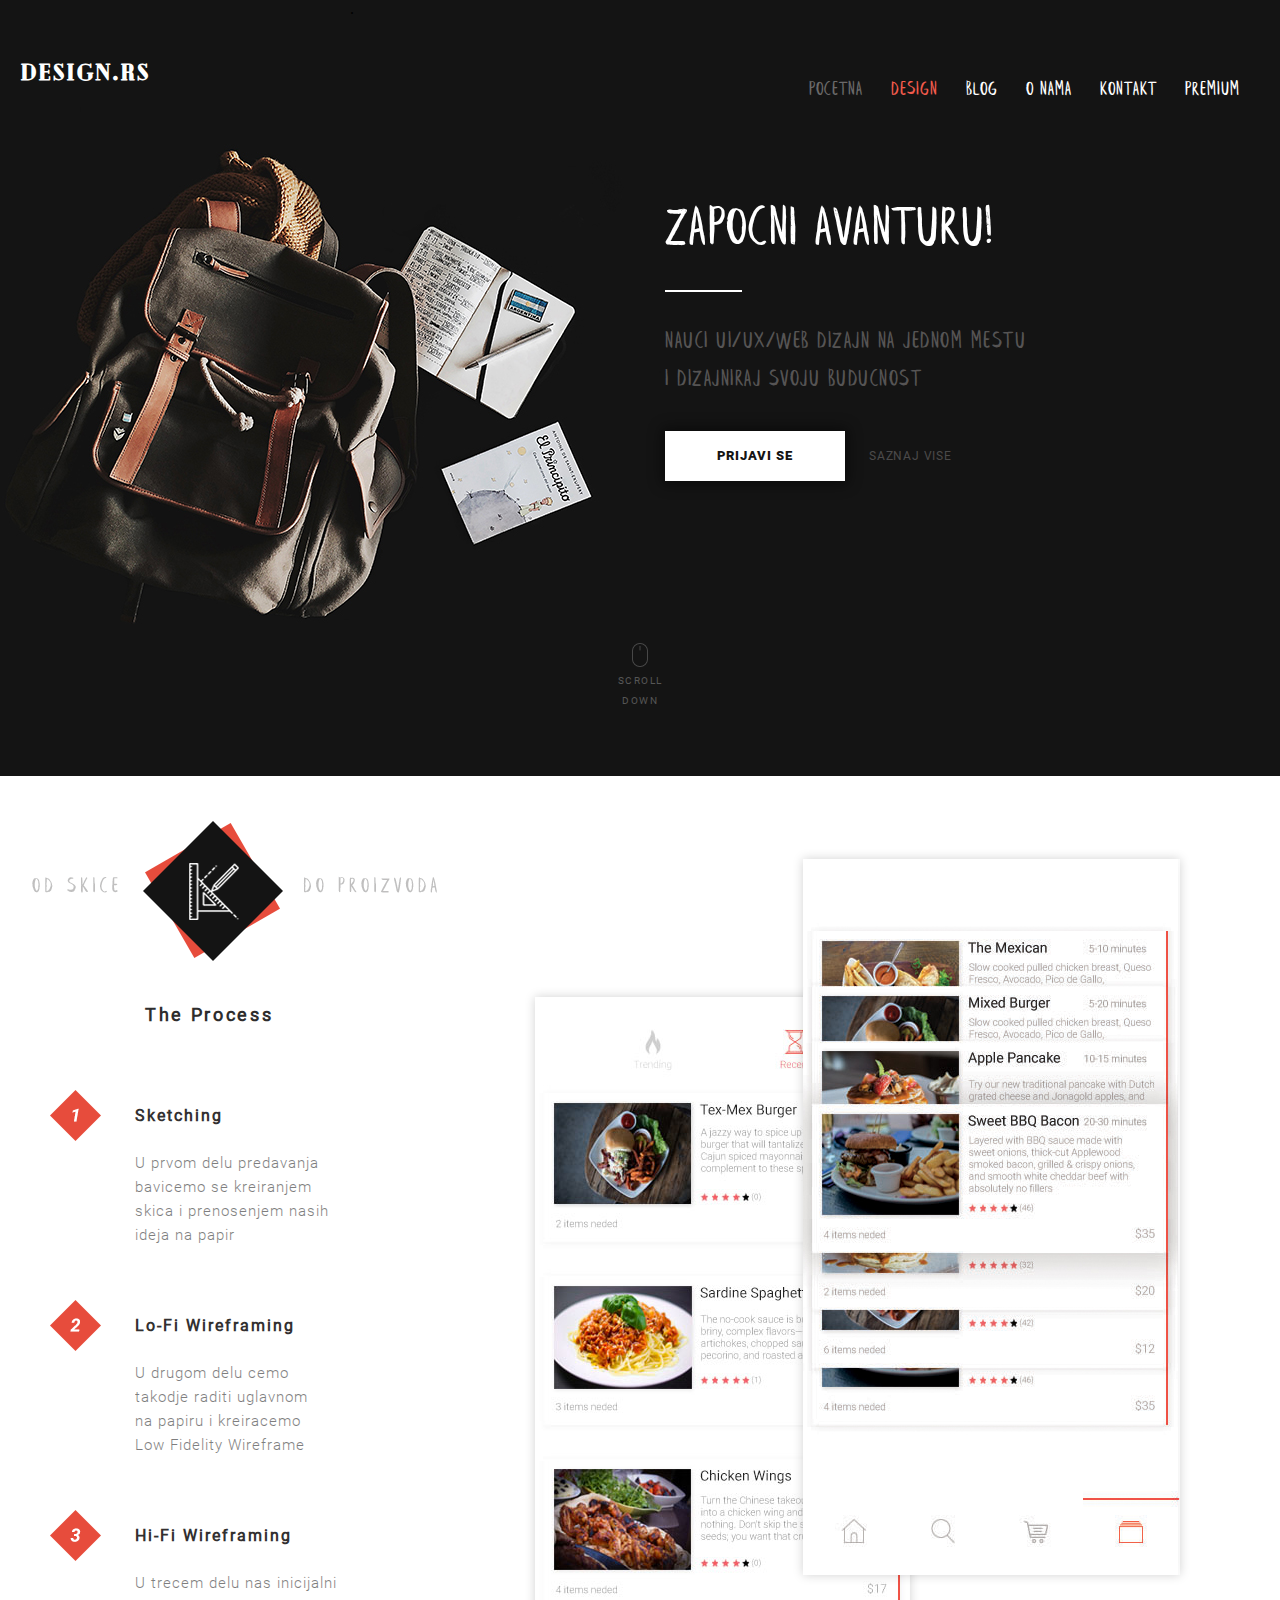
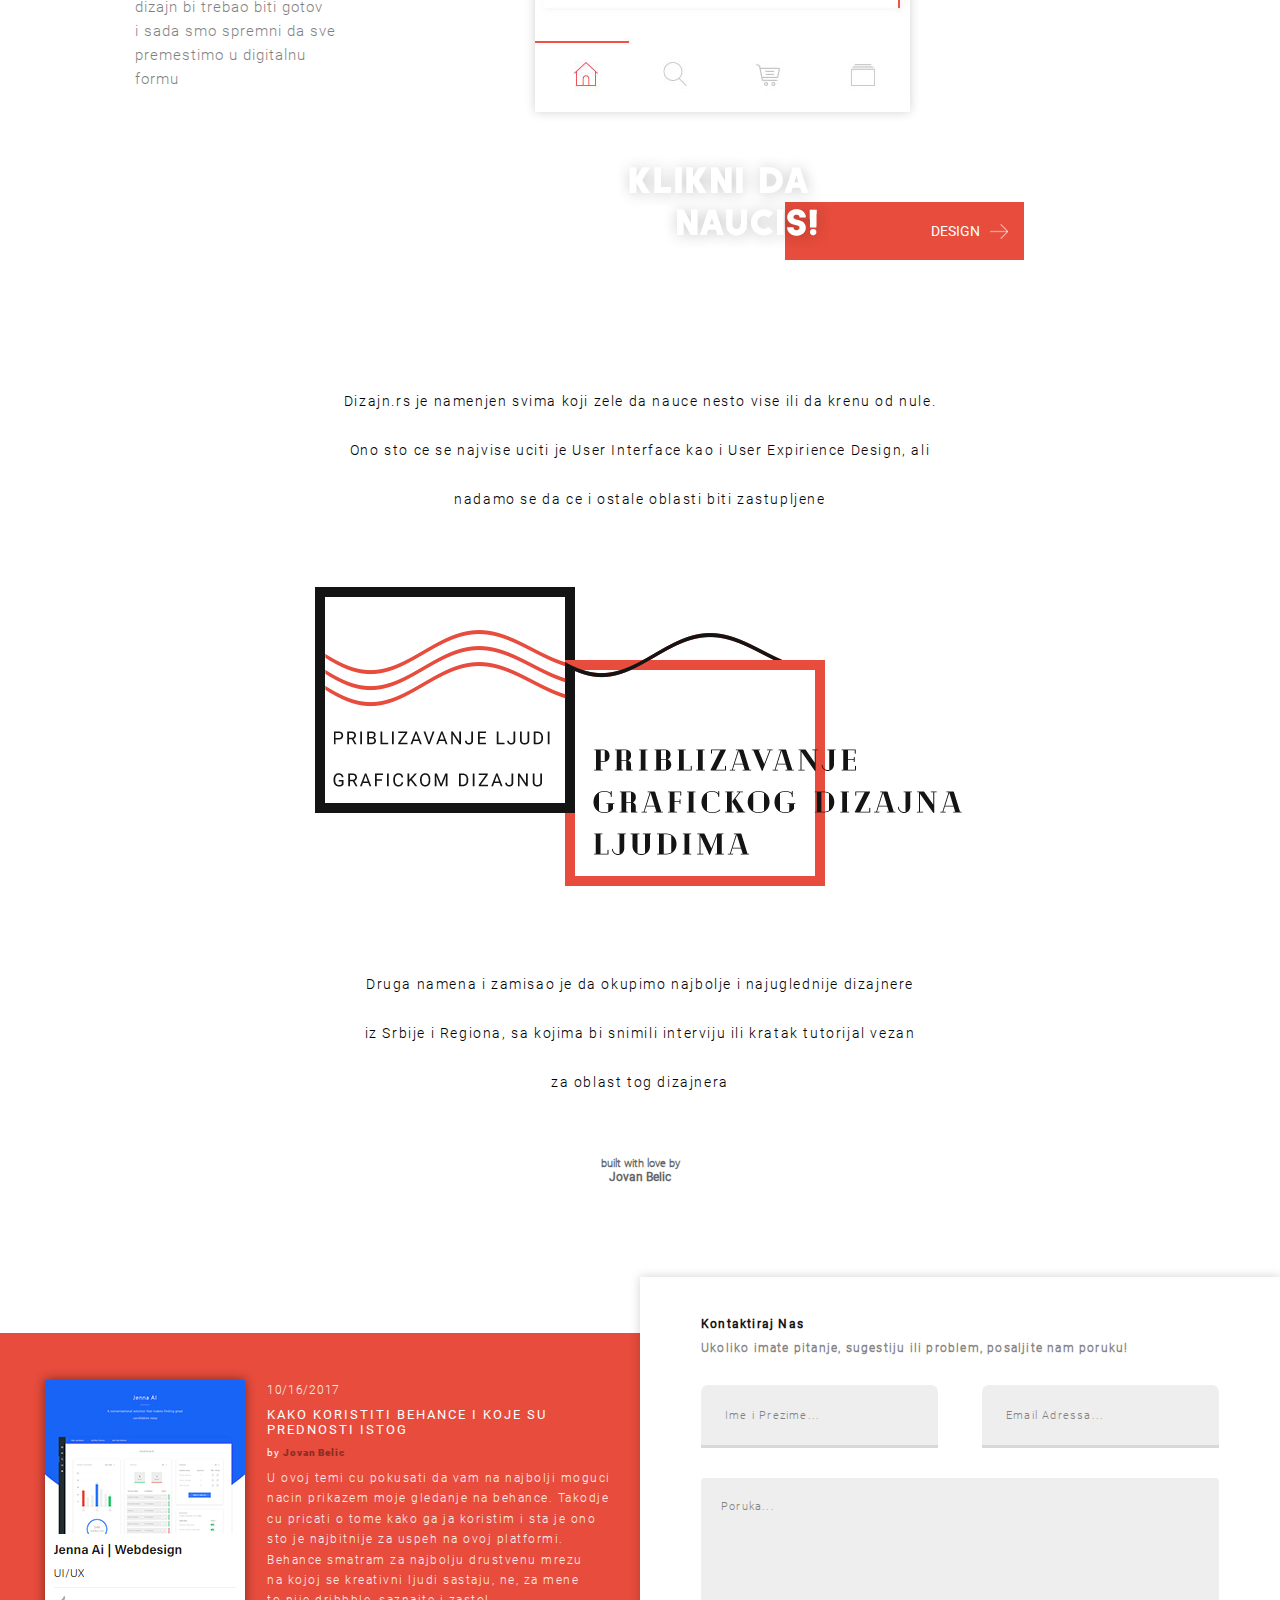
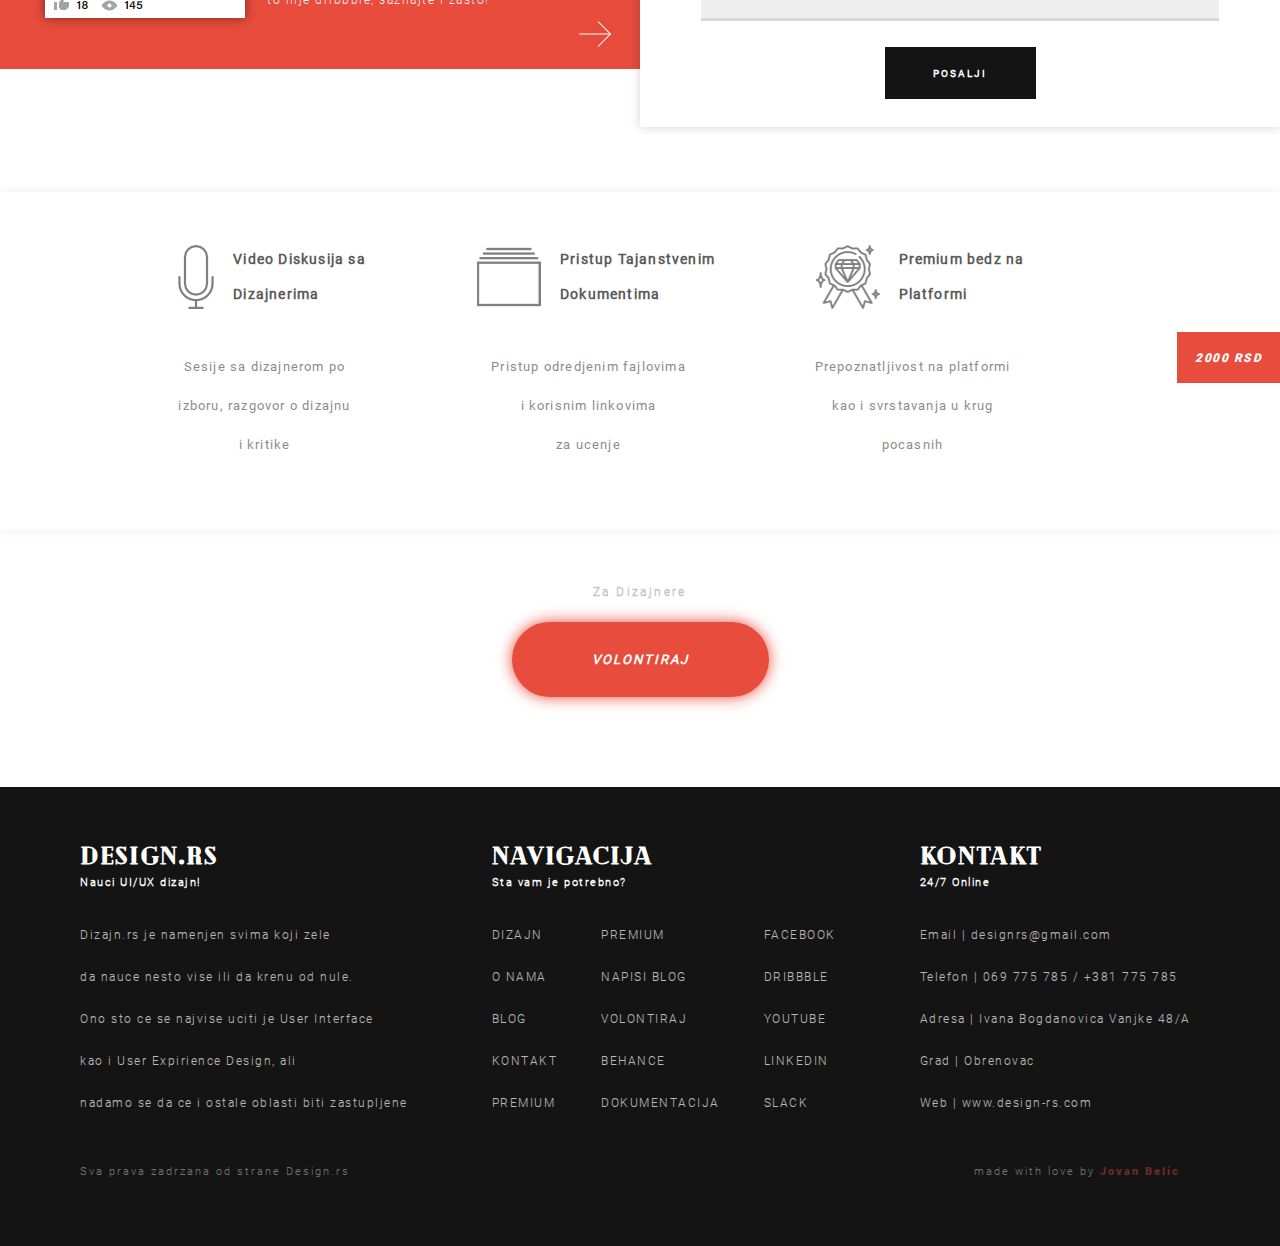
<file: index.html>
<!DOCTYPE html>
<html>
<head>
	<title>Design.rs</title>
</head>
<body>
	<!-- linking -->
	<!-- <meta name="viewport" content="width=device-width, initial-scale=1"> -->
	<link rel="stylesheet" type="text/css" href="public/stylesheets/landing-page.css">
	<!--<link rel="stylesheet" type="text/css" href="public/stylesheets/animate.css"> -->
	<!-- body -->
	<div id="container">
		<div class="header-holder">
			<div class="header">
				<div class="navigation">.
					<div class="logo animated fadeInDown">
						<h1 class="logo-name" id="home">DESIGN.RS</h1>
					</div><!-- end nav-bar -->
					<div class="nav-bar animated fadeInDown">
						<ul class="navigation-list">
							<li><a href="#" id="active">POCETNA</a></li>
							<li><a href="design.html" id="design">DESIGN</a></li>
							<li><a href="#" id="hover">BLOG</a></li>
							<li><a href="onama.html" id="hover">O NAMA</a></li>
							<li><a href="kontakt.html" id="hover">KONTAKT</a></li>
							<li><a href="#" id="hover">PREMIUM</a></li>
						</ul><!-- end navigation list -->
					</div><!-- end nav-bar -->
				</div><!-- end navigation -->
				<div class="hero">
					<div class="left">
						<!-- empty -->
					</div><!-- end left -->
					<div class="right animated zoomIn">
						<h1 class="title-advanture">ZAPOCNI AVANTURU!</h1>
						<hr class="break">
						<h4 class="subtitle">NAUCI UI/UX/WEB DIZAJN NA JEDNOM MESTU<br>I DIZAJNIRAJ SVOJU BUDUCNOST</h4>
						<button class="subscribe space-buttons">PRIJAVI SE</button>
						<p class="help-button space-buttons">SAZNAJ VISE</p>
					</div><!-- end right -->
				</div><!-- end hero -->
				<div class="scroll-down animated fadeInUp">
					<img src="public/images/scroll.png" class="scrolling">
					<p class="scroll-text">SCROLL<br>DOWN</p>
				</div><!-- end scroll-down -->	
			</div><!-- end header -->
		</div><!-- end header holder -->
		<div class="proccess-holder">
			<div class="proccess">
				<div class="proccess_left">
					<img src="public/images/proccess-logo.png" class="proccess-logo">
						<h2 class="process-title">The Process</h2>
							<ul class="process-list">
								<li class="sketching">
									<img src="public/images/poly-1.png" class="poly-1">
									<h3 class="poly-title">Sketching</h3>
									<p class="poly-paragraph">
										U prvom delu predavanja<br>
										bavicemo se kreiranjem<br>
										skica i prenosenjem nasih<br>
										ideja na papir
									</p><!-- end poly-paragraph -->
								</li><!-- end sketching -->
								<li class="Lo-Fi">
									<img src="public/images/poly-2.png" class="poly-1">
									<h3 class="poly-title">Lo-Fi Wireframing</h3>
									<p class="poly-paragraph">
										U drugom delu cemo<br>
										takodje raditi uglavnom<br>
										na papiru i kreiracemo<br>
										Low Fidelity Wireframe<br>
									</p><!-- end poly-paragraph -->
								</li><!-- end sketching -->
								<li class="Hi-Fi">
									<img src="public/images/poly-3.png" class="poly-1">
									<h3 class="poly-title">Hi-Fi Wireframing</h3>
									<p class="poly-paragraph">
										U trecem delu nas inicijalni<br>
										dizajn bi trebao biti gotov<br>
										i sada smo spremni da sve<br>
										premestimo u digitalnu<br>
										formu<br>
									</p><!-- end poly-paragraph -->
								</li><!-- end sketching -->						
							</ul><!-- end process-list -->				
				</div><!-- end proccess_left -->				
				<div class="proccess_right">
					<img src="public/images/mobile-ui-first.jpg" class="ui-1 screen">
					<img src="public/images/mobile-ui-second.jpg" class="ui-2 screen">
					<button class="learn_more" id="learn_more"><p class="btn_text">DESIGN</p><img src="public/images/arrow.png" class="arrow"></button>
					<img src="public/images/learn.png" class="learn_img"> 
				</div><!-- end proccess_right -->	
			</div><!-- end proccess -->
		</div><!-- end procces holder -->
		<div class="about-holder">
			<div class="about">
				<p class="about_text_a">Dizajn.rs je namenjen svima koji zele da nauce nesto vise ili da krenu 	   od nule.<br>
					Ono sto ce se najvise uciti je User Interface kao i User Expirience Design, ali<br> 
					nadamo se da ce i ostale oblasti biti zastupljene</p>
				<img src="public/images/graphic-illustration.png" class="illustration">
				<p class="about_text_a">Druga namena i zamisao je da okupimo najbolje i najuglednije dizajnere<br> 
					iz Srbije i Regiona, sa kojima bi snimili interviju ili kratak tutorijal vezan<br> 
					za oblast tog dizajnera</p>
				<h5>built with love by<br><span>Jovan Belic</span></h5>				
			</div><!-- end about -->
		</div><!-- end about-holder -->
		<div class="two-sections-holder">
			<div class="two-sections">
				<div class="left-section">
					<img src="public/images/blog-pic.png" class="blog-pic">
					<div class="blog-content">
						<p class="blog-date">10/16/2017</p>
						<p class="blog-title">KAKO KORISTITI BEHANCE I KOJE SU<br>
							PREDNOSTI ISTOG</p>
						<p class="blog-admin">by <span>Jovan Belic</span></p>
						<p class="blog-text">U ovoj temi cu pokusati da vam na najbolji moguci<br>
							nacin prikazem moje gledanje na behance. Takodje<br>
							cu pricati o tome kako ga ja koristim i sta je ono<br>
							sto je najbitnije za uspeh na ovoj platformi.<br>
							Behance smatram za najbolju drustvenu mrezu<br>
							na kojoj se kreativni ljudi sastaju, ne, za mene<br>
							to nije dribbble, saznajte i zasto!</p>
							<img src="public/images/check-blog.png" class="blog-arrow">
					</div><!-- end blog-content -->
				</div><!-- end left-section -->
				<div class="right-section">
					<div class="inputs-holder">
						<h3 class="contact">Kontaktiraj Nas</h3>
						<h4 class="contact-sub">Ukoliko imate pitanje, sugestiju ili problem, posaljite nam poruku!</h4>
						<input type="text" class="name input-box" id="name" placeholder="Ime i Prezime...">
						<input type="text" class="email input-box" id="email" placeholder="Email Adressa...">
						<textarea type="text" class="message input-box" placeholder="Poruka..."></textarea>
						<button class="submit">POSALJI</button>
					</div><!-- end inputs-holder -->
				</div><!-- end right-section -->
			</div><!-- end two-section holder -->
		<!-- end two-sections-holder -->
		<div class="premium-holder">
			<div class="premium">
				<ul class="offers">
					<li class="includes">
						<img src="public/images/img-1.png" class="include-img">
						<h3 class="include-title">Video Diskusija sa <br>
							Dizajnerima</h3>
						<p class="include-text">Sesije sa dizajnerom po<br>
							izboru, razgovor o dizajnu<br> 
							i kritike</p>
					</li><!-- end icludes -->
					<li class="includes sec">
						<img src="public/images/img-2.png" class="include-img">
						<h3 class="include-title">Pristup Tajanstvenim<br>
							Dokumentima</h3>
						<p class="include-text">Pristup odredjenim fajlovima<br>
							i korisnim linkovima<br>
							za ucenje</p>
					</li><!-- end icludes -->
					<li class="includes">
						<img src="public/images/img-3.png" class="include-img">
						<h3 class="include-title">Premium bedz na<br>
							Platformi</h3>
						<p class="include-text">Prepoznatljivost na platformi<br>
							kao i svrstavanja u krug<br>
							pocasnih</p>
					</li><!-- end icludes -->
					<button class="buy-premium"><i><b>2000 RSD</b></i></button>
				</ul><!-- end offers -->
			</div><!-- end premium -->
		</div><!-- end premium-holder -->
		<div class="designers-holder">
			<div class="designers">
				<h5 class="desinger-sub">Za Dizajnere</h5>
				<button class="deisnger-work"><i>VOLONTIRAJ	</i></button>
			<!-- end designers -->
		</div><!-- end designers holder -->
		<div class="footer-holder">
			<div class="footer">
				<ul class="footer-sections">
					<li class="footer-component">
						<h1 class="component-title">DESIGN.RS</h1>
						<h3 class="component-sub">Nauci UI/UX dizajn!</h3>
						<p class="component-body">Dizajn.rs je namenjen svima koji zele<br>
							da nauce nesto vise ili da krenu od nule.<br>
							Ono sto ce se najvise uciti je User Interface<br> 
							kao i User Expirience Design, ali <br>
							nadamo se da ce i ostale oblasti biti zastupljene</p>
					</li><!-- end footer-component -->
					<li class="footer-component">
						<h1 class="component-title">Navigacija</h1>
						<h3 class="component-sub">Sta vam je potrebno?</h3>
						<p class="component-body"><a href="design.html">DIZAJN</a><br>
							<a href="onama.html">O NAMA</a><br>
							<a href="#">BLOG</a><br> 
							<a href="kontakt.html">KONTAKT</a><br>
							<a href="#">PREMIUM</a></p>
						<p class="component-body col-2"><a href="#">PREMIUM</a><br>
							<a href="#">NAPISI BLOG</a><br>
							<a href="#">VOLONTIRAJ</a><br> 
							<a href="#">BEHANCE</a><br>
							<a href="#">DOKUMENTACIJA</a></p>
						<p class="component-body col-2"><a href="#">FACEBOOK</a><br>
							<a href="#">DRIBBBLE</a><br>
							<a href="#">YOUTUBE</a><br> 
							<a href="#">LINKEDIN</a><br>
							<a href="#">SLACK</a></p>									
					</li><!-- end footer-component -->
					<li class="footer-component">
						<h1 class="component-title fix">KONTAKT</h1>
						<h3 class="component-sub fix">24/7 Online</h3>
						<p class="component-body fix">Email  |  designrs@gmail.com <br>
							Telefon  |  069 775 785 / +381 775 785<br>
							Adresa  |  Ivana Bogdanovica Vanjke 48/A<br> 
							Grad  |  Obrenovac<br>
							Web | www.design-rs.com</p>
					</li><!-- end footer-component -->					
				</ul><!-- end footer-sections -->
				<p class="copyright">Sva prava zadrzana od strane Design.rs</p>
				<p class="copyright by-me">made with love by <span>Jovan Belic</span></p>
			</div><!-- end footer -->
		</div><!-- end footer-holder -->
	</div><!-- end container -->
	<!-- scripts -->	
	<script src="views/app.js"></script>
</body>
</html>
</file>
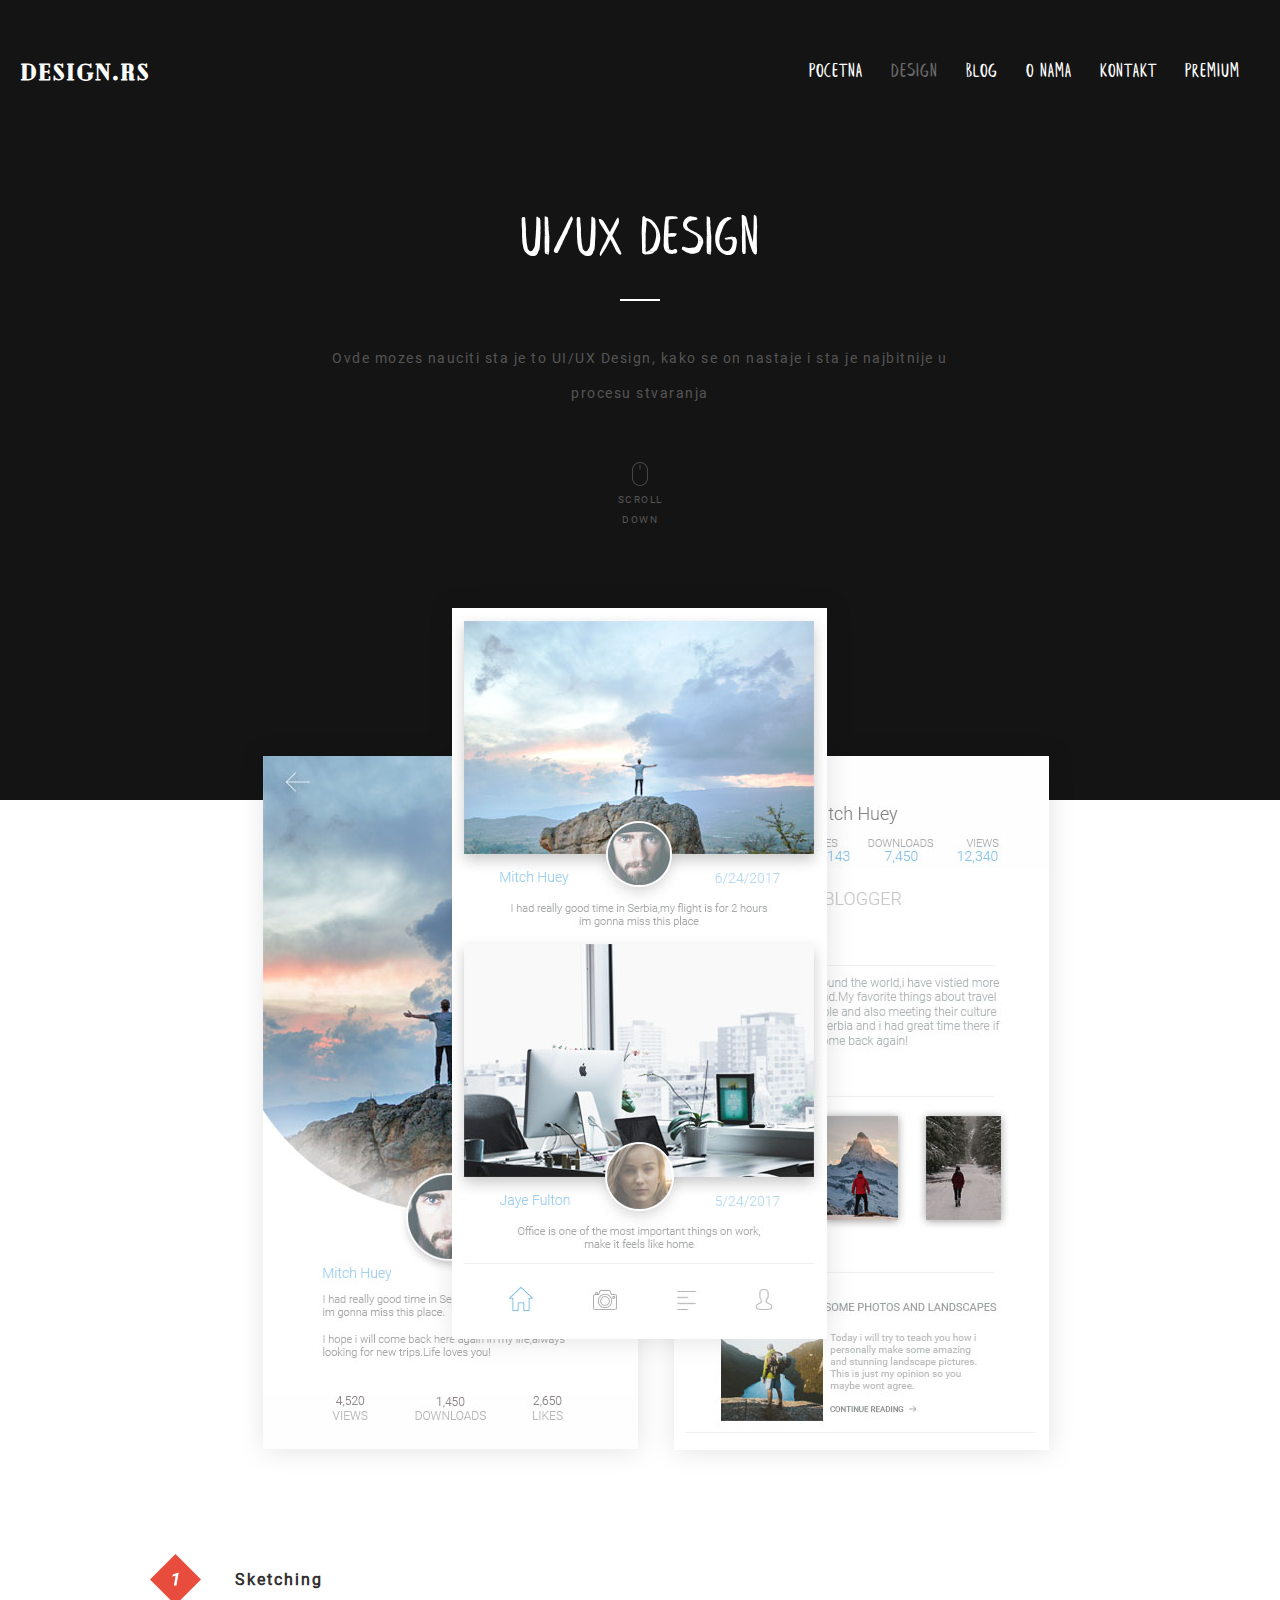
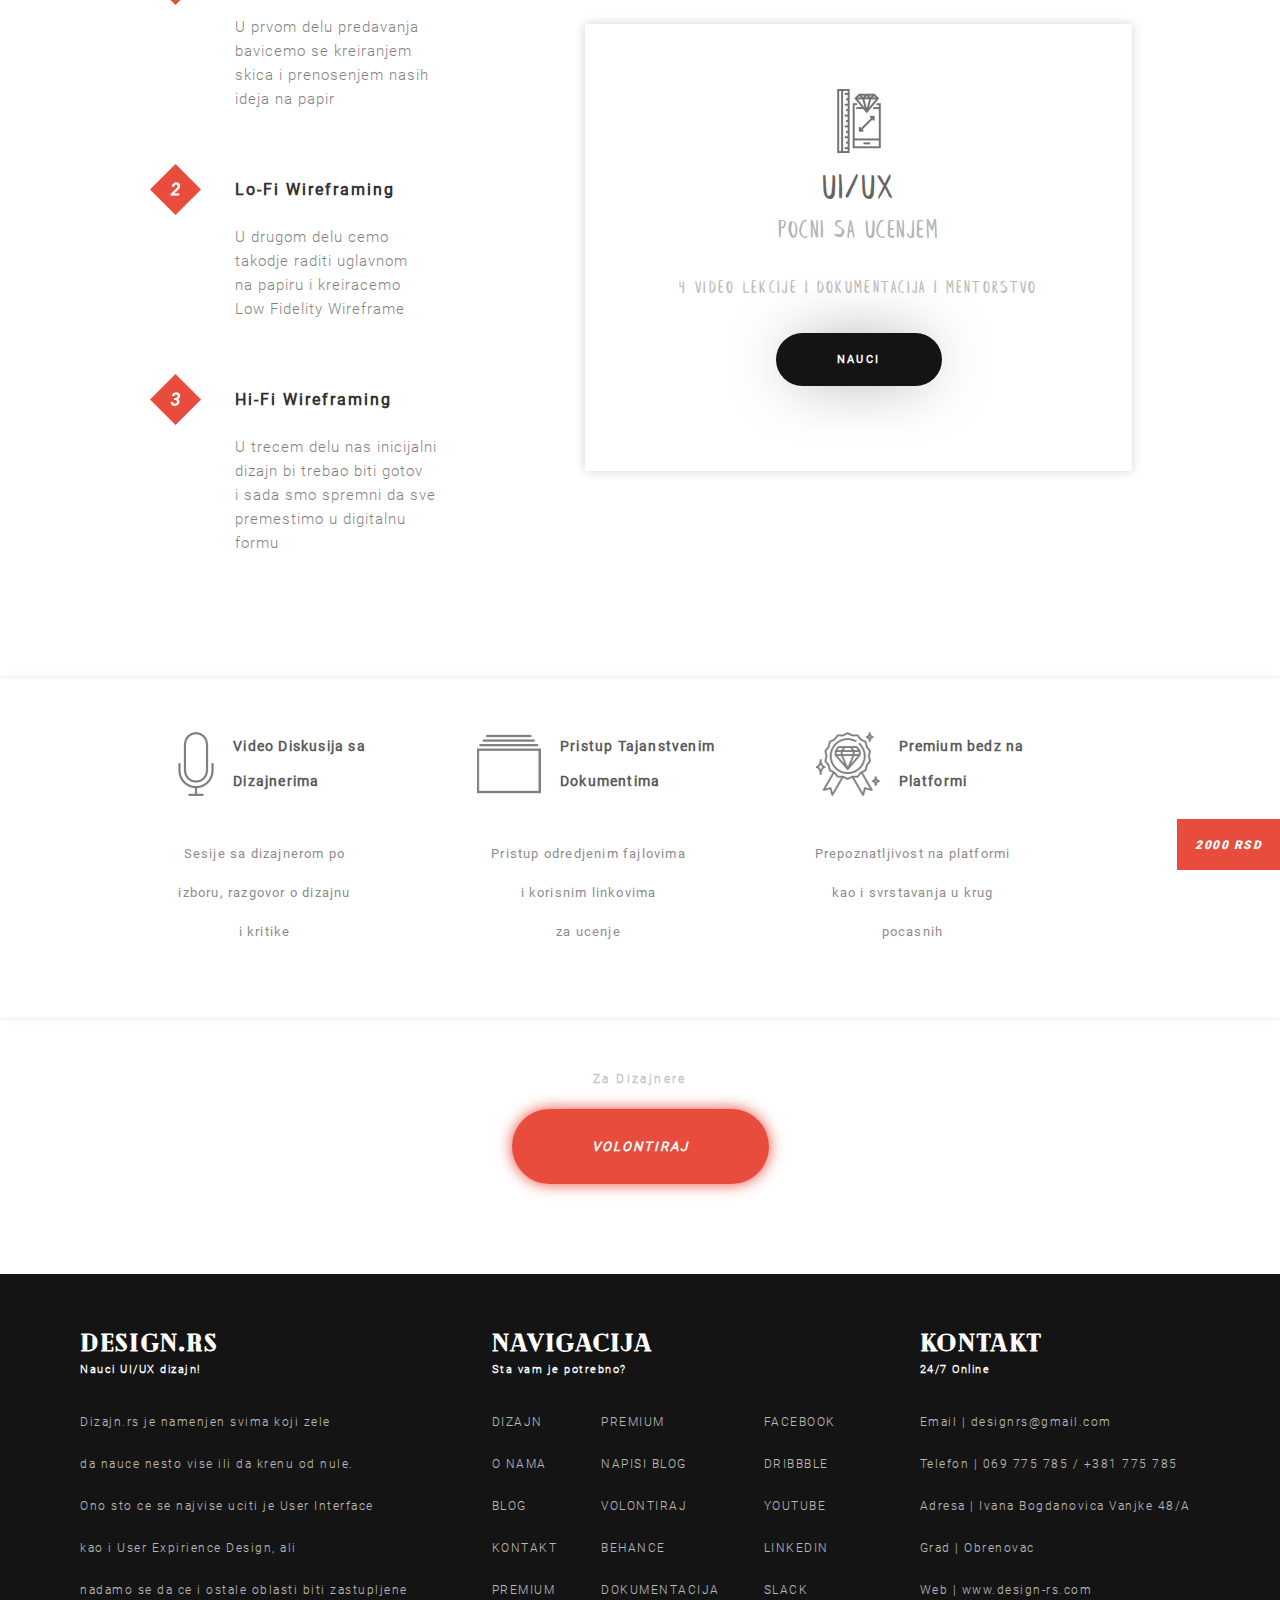
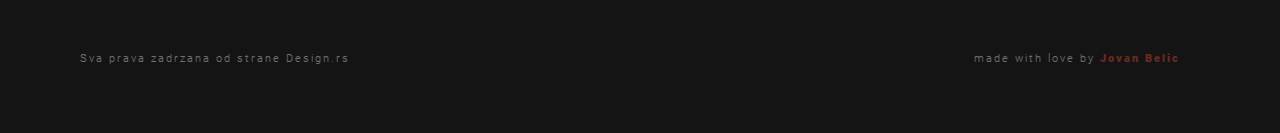
<file: design.html>
<!DOCTYPE html>
<html>
<head>
	<title>Design.rs</title>
</head>
<body>
	<!-- linking -->
	<!-- <meta name="viewport" content="width=device-width, initial-scale=1"> -->
	<link rel="stylesheet" type="text/css" href="public/stylesheets/design.css">
	<!--<link rel="stylesheet" type="text/css" href="public/stylesheets/animate.css"> -->
	<!-- body -->
	<div id="container">
		<div class="header-holder">
			<div class="header">
				<div class="navigation">
					<div class="logo animated fadeInDown">
						<h1 class="logo-name" id="home">DESIGN.RS</h1>
					</div><!-- end nav-bar -->
					<div class="nav-bar animated fadeInDown">
						<ul class="navigation-list">
							<li><a href="index.html" id="hover">POCETNA</a></li>
							<li><a href="#" id="active">DESIGN</a></li>
							<li><a href="#" id="hover">BLOG</a></li>
							<li><a href="#" id="hover">O NAMA</a></li>
							<li><a href="kontakt.html" id="hover">KONTAKT</a></li>
							<li><a href="#" id="hover">PREMIUM</a></li>
						</ul><!-- end navigation list -->
					</div><!-- end nav-bar -->
				</div><!-- end navigation -->
				<div class="hero">
						<h1 class="title-advanture">UI/UX Design</h1>
						<hr class="break">
						<h4 class="subtitle">Ovde mozes nauciti sta je to UI/UX Design, kako se on nastaje i sta je najbitnije u <br>
							procesu stvaranja</h4>
					<div class="scroll-down">
						<img src="public/images/scroll.png" class="scrolling">
						<p class="scroll-text">SCROLL<br>DOWN</p>
					</div><!-- end scroll-down -->					
				</div><!-- end hero -->	
			</div><!-- end header -->
		</div><!-- end header holder -->
		<div class="banner-holder">
			<div class="banner">
				<img class="banner-img" src="public/images/design-banner.png">
			</div><!-- end banner -->
		</div><!-- end banner-holder -->
		<div class="proccess-holder">
			<div class="proccess">
				<div class="proccess_left">
					<ul class="process-list">
						<li class="sketching">
							<img src="public/images/poly-1.png" class="poly-1">
							<h3 class="poly-title">Sketching</h3>
							<p class="poly-paragraph">
								U prvom delu predavanja<br>
								bavicemo se kreiranjem<br>
								skica i prenosenjem nasih<br>
								ideja na papir
							</p><!-- end poly-paragraph -->
						</li><!-- end sketching -->
						<li class="Lo-Fi">
							<img src="public/images/poly-2.png" class="poly-1">
							<h3 class="poly-title">Lo-Fi Wireframing</h3>
							<p class="poly-paragraph">
									U drugom delu cemo<br>
									takodje raditi uglavnom<br>
									na papiru i kreiracemo<br>
									Low Fidelity Wireframe<br>
							</p><!-- end poly-paragraph -->
						</li><!-- end sketching -->
						<li class="Hi-Fi">
							<img src="public/images/poly-3.png" class="poly-1">
							<h3 class="poly-title">Hi-Fi Wireframing</h3>
							<p class="poly-paragraph">
										U trecem delu nas inicijalni<br>
										dizajn bi trebao biti gotov<br>
										i sada smo spremni da sve<br>
										premestimo u digitalnu<br>
										formu<br>
							</p><!-- end poly-paragraph -->
						</li><!-- end sketching -->						
					</ul><!-- end process-list -->				
				</div><!-- end proccess_left -->				
				<div class="proccess_right">
					<div class="learn_box">
						<img src="public/images/design-icon.png">
						<h1>UI/UX</h1>
						<h2>Pocni sa ucenjem</h2>
						<p>4 video lekcije  |  Dokumentacija  |  Mentorstvo</p>
						<button class="nauci">NAUCI</button>
					</div><!-- learn-box -->
				</div><!-- end proccess_right -->	
			</div><!-- end proccess -->
		</div><!-- end procces holder -->
		<div class="premium-holder">
			<div class="premium">
				<ul class="offers">
					<li class="includes">
						<img src="public/images/img-1.png" class="include-img">
						<h3 class="include-title">Video Diskusija sa <br>
							Dizajnerima</h3>
						<p class="include-text">Sesije sa dizajnerom po<br>
							izboru, razgovor o dizajnu<br> 
							i kritike</p>
					</li><!-- end icludes -->
					<li class="includes sec">
						<img src="public/images/img-2.png" class="include-img">
						<h3 class="include-title">Pristup Tajanstvenim<br>
							Dokumentima</h3>
						<p class="include-text">Pristup odredjenim fajlovima<br>
							i korisnim linkovima<br>
							za ucenje</p>
					</li><!-- end icludes -->
					<li class="includes">
						<img src="public/images/img-3.png" class="include-img">
						<h3 class="include-title">Premium bedz na<br>
							Platformi</h3>
						<p class="include-text">Prepoznatljivost na platformi<br>
							kao i svrstavanja u krug<br>
							pocasnih</p>
					</li><!-- end icludes -->
					<button class="buy-premium"><i><b>2000 RSD</b></i></button>
				</ul><!-- end offers -->
			</div><!-- end premium -->
		</div><!-- end premium-holder -->
		<div class="designers-holder">
			<div class="designers">
				<h5 class="desinger-sub">Za Dizajnere</h5>
				<button class="deisnger-work"><i>VOLONTIRAJ	</i></button>
			<!-- end designers -->
		</div><!-- end designers holder -->
		<div class="footer-holder">
			<div class="footer">
				<ul class="footer-sections">
					<li class="footer-component">
						<h1 class="component-title">DESIGN.RS</h1>
						<h3 class="component-sub">Nauci UI/UX dizajn!</h3>
						<p class="component-body">Dizajn.rs je namenjen svima koji zele<br>
							da nauce nesto vise ili da krenu od nule.<br>
							Ono sto ce se najvise uciti je User Interface<br> 
							kao i User Expirience Design, ali <br>
							nadamo se da ce i ostale oblasti biti zastupljene</p>
					</li><!-- end footer-component -->
					<li class="footer-component">
						<h1 class="component-title">Navigacija</h1>
						<h3 class="component-sub">Sta vam je potrebno?</h3>
						<p class="component-body"><a href="#">DIZAJN</a><br>
							<a href="#">O NAMA</a><br>
							<a href="#">BLOG</a><br> 
							<a href="kontakt.html">KONTAKT</a><br>
							<a href="#">PREMIUM</a></p>
						<p class="component-body col-2"><a href="#">PREMIUM</a><br>
							<a href="#">NAPISI BLOG</a><br>
							<a href="#">VOLONTIRAJ</a><br> 
							<a href="#">BEHANCE</a><br>
							<a href="#">DOKUMENTACIJA</a></p>
						<p class="component-body col-2"><a href="#">FACEBOOK</a><br>
							<a href="#">DRIBBBLE</a><br>
							<a href="#">YOUTUBE</a><br> 
							<a href="#">LINKEDIN</a><br>
							<a href="#">SLACK</a></p>									
					</li><!-- end footer-component -->
					<li class="footer-component">
						<h1 class="component-title fix">KONTAKT</h1>
						<h3 class="component-sub fix">24/7 Online</h3>
						<p class="component-body fix">Email  |  designrs@gmail.com <br>
							Telefon  |  069 775 785 / +381 775 785<br>
							Adresa  |  Ivana Bogdanovica Vanjke 48/A<br> 
							Grad  |  Obrenovac<br>
							Web | www.design-rs.com</p>
					</li><!-- end footer-component -->					
				</ul><!-- end footer-sections -->
				<p class="copyright">Sva prava zadrzana od strane Design.rs</p>
				<p class="copyright by-me">made with love by <span>Jovan Belic</span></p>
			</div><!-- end footer -->
		</div><!-- end footer-holder -->
    </div><!-- end container -->
	<script src="views/app.js"></script>
</body>
</html>
</file>
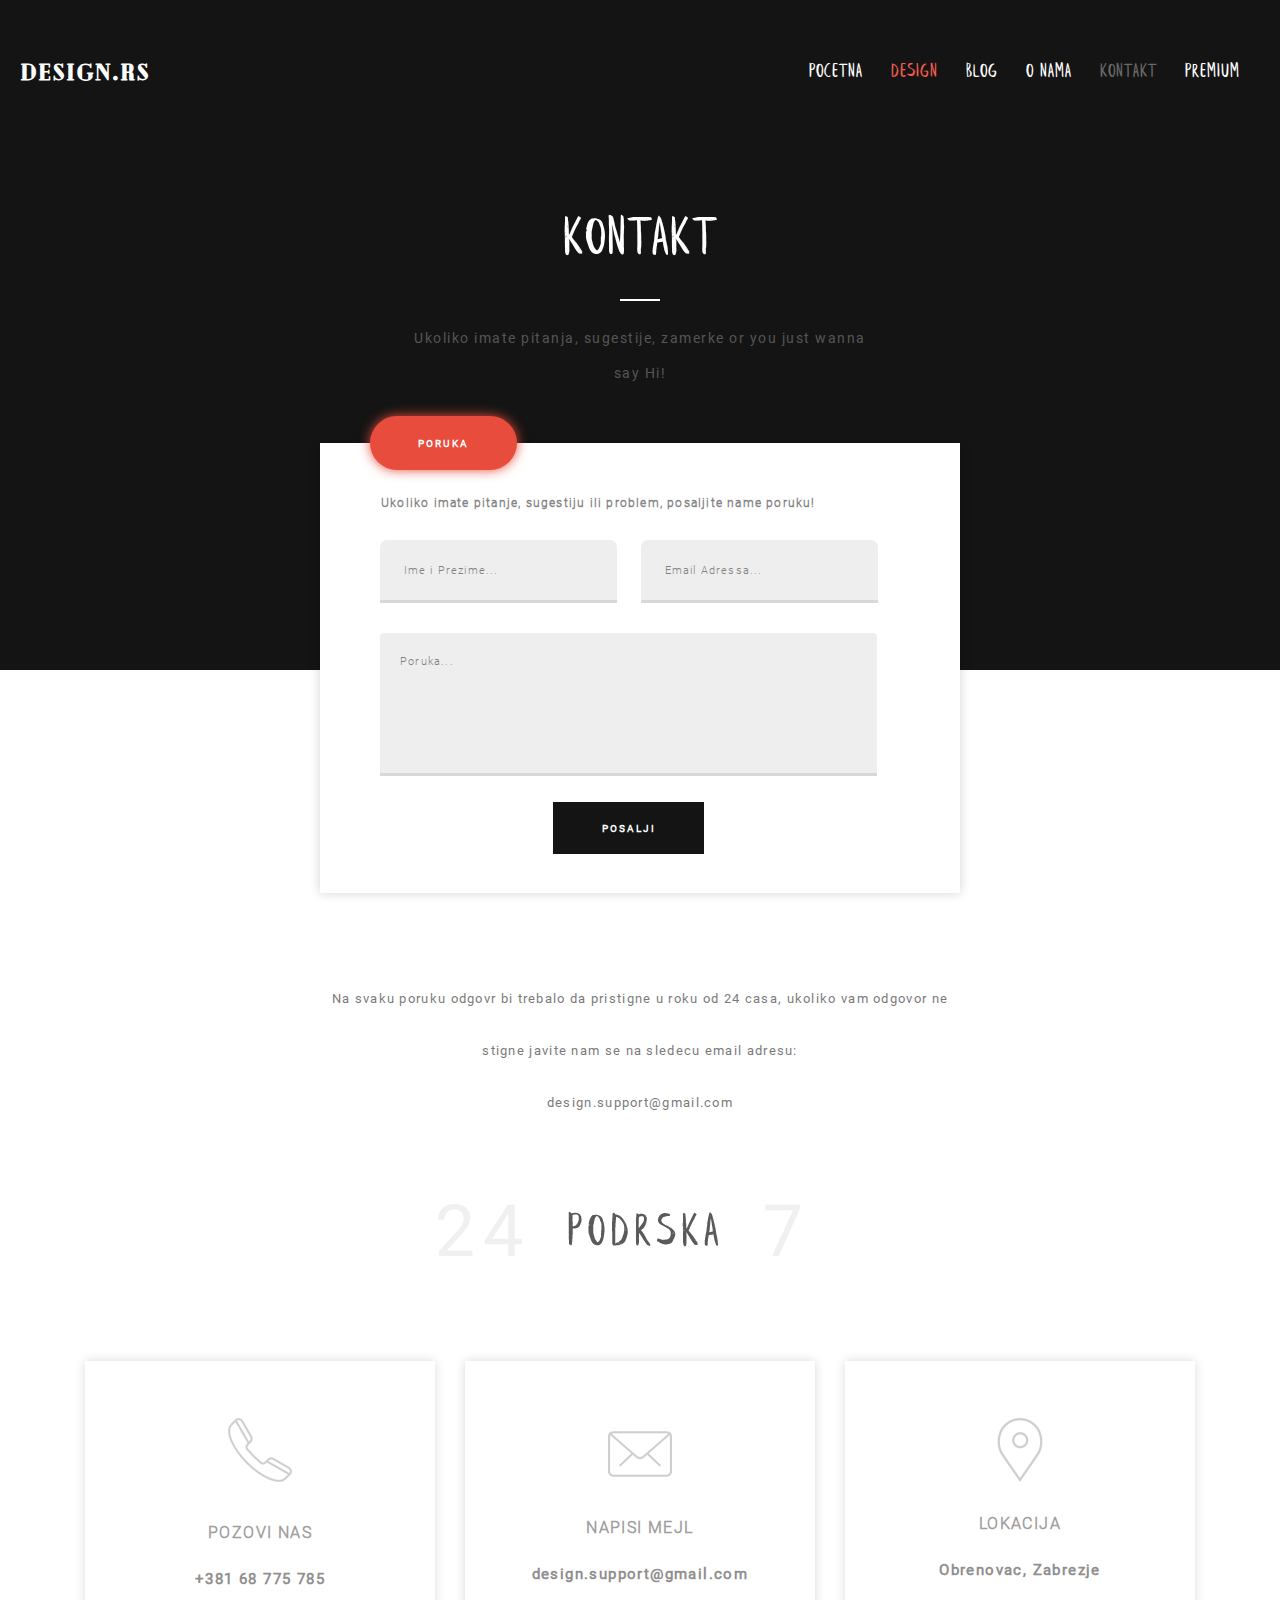
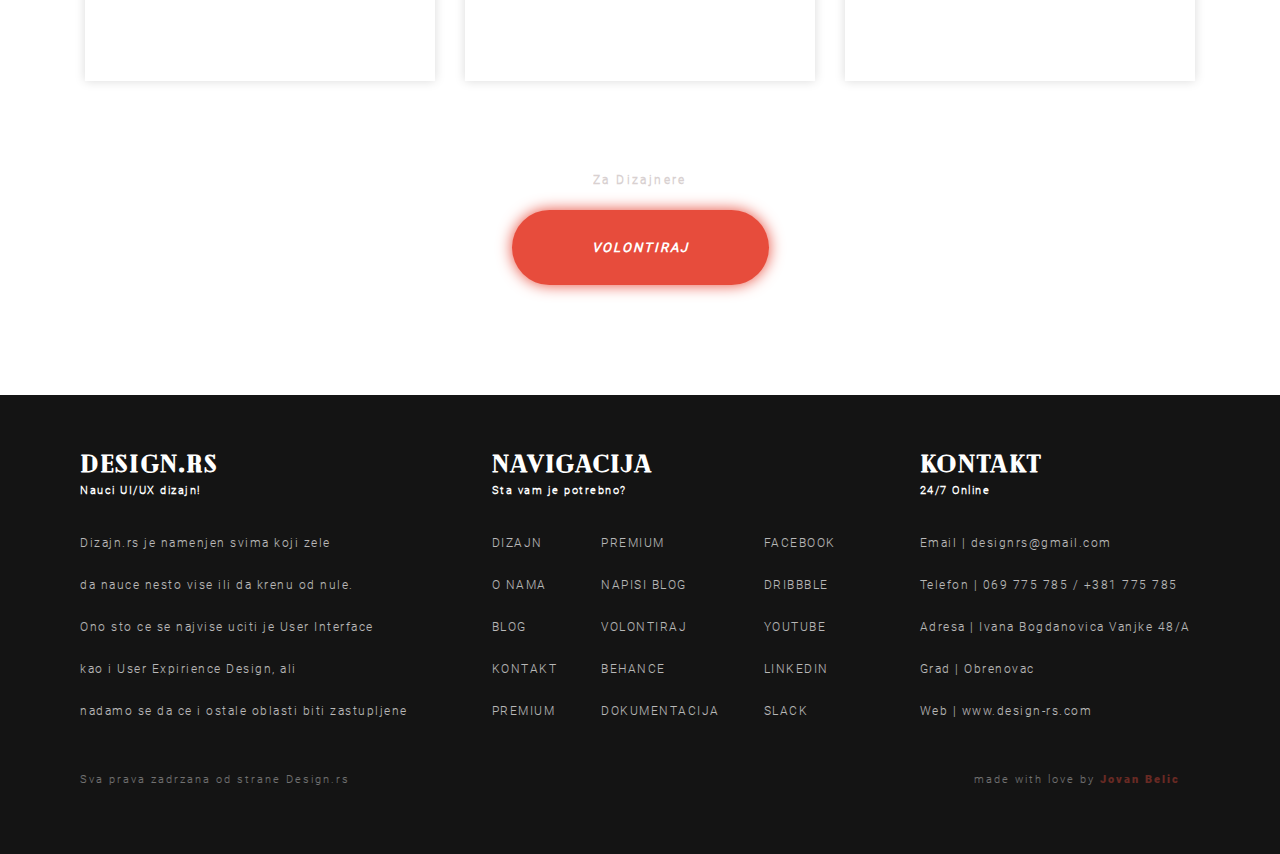
<file: kontakt.html>
<!DOCTYPE html>
<html>
<head>
	<title>Design.rs</title>
</head>
<body>
	<!-- linking -->
	<!-- <meta name="viewport" content="width=device-width, initial-scale=1"> -->
	<link rel="stylesheet" type="text/css" href="public/stylesheets/kontakt.css">
	<!--<link rel="stylesheet" type="text/css" href="public/stylesheets/animate.css"> -->
	<!-- body -->
	<div id="container">
		<div class="header-holder">
			<div class="header">
				<div class="navigation">
					<div class="logo animated fadeInDown">
						<h1 class="logo-name" id="home">DESIGN.RS</h1>
					</div><!-- end nav-bar -->
					<div class="nav-bar animated fadeInDown">
						<ul class="navigation-list">
							<li><a href="index.html" id="hover">POCETNA</a></li>
							<li><a href="design.html" id="design">DESIGN</a></li>
							<li><a href="#" id="hover">BLOG</a></li>
							<li><a href="onama.html" id="hover">O NAMA</a></li>
							<li><a href="#" id="active">KONTAKT</a></li>
							<li><a href="#" id="hover">PREMIUM</a></li>
						</ul><!-- end navigation list -->
					</div><!-- end nav-bar -->
				</div><!-- end navigation -->
				<div class="hero">
						<h1 class="title-advanture">KONTAKT</h1>
						<hr class="break">
						<h4 class="subtitle">Ukoliko imate pitanja, sugestije, zamerke or you just wanna<br> say Hi!</h4>
				</div><!-- end hero -->	
			</div><!-- end header -->
		</div><!-- end header holder -->
		<div class="contact-holder">
			<div class="right-section">
				<button class="poruka">PORUKA</button>
				<div class="form">
					<h3 class="poruka-subtitle">Ukoliko imate pitanje, sugestiju ili problem, posaljite name poruku!</h3>
					<input type="text" class="name input-box" id="name" placeholder="Ime i Prezime...">
					<input type="text" class="email input-box" id="name" placeholder="Email Adressa...">
					<textarea type="text" class="message input-box" placeholder="Poruka..."></textarea>
					<button class="submit">POSALJI</button>					
				</div><!-- end form -->
			</div><!-- end right-section -->
		</div><!-- end right-section -->
		<div class="support-text-holder">
			<div class="support-text">
				<p>Na svaku poruku odgovr bi trebalo da pristigne u roku od 24 casa, ukoliko vam odgovor ne <br>
				stigne javite  nam se na sledecu email adresu: <br>
				design.support@gmail.com</p>	
			</div><!-- end support-text -->
		</div><!-- end support text -->
		<div class="podrska-holder">
			<div class="podrska">
				<img src="public/images/support.png">
				<div class="card-holder">
					<div class="card first">
						<img src="public/images/phone.png">
						<h4>POZOVI NAS</h4>
						<h3>+381 68 775 785</h3>
					</div><!-- end card -->
					<div class="card second">
						<img src="public/images/mail.png">
						<h4>NAPISI MEJL</h4>
						<h3>design.support@gmail.com</h3>
					</div><!-- end card -->	
					<div class="card third">
						<img src="public/images/location.png">
						<h4>LOKACIJA</h4>
						<h3>Obrenovac, Zabrezje</h3>
					</div><!-- end card -->															
				</div><!-- end card-holder -->
			</div><!-- end podrska -->
		</div><!-- end podrska-holder -->
		<div class="designers-holder">
			<div class="designers">
				<h5 class="desinger-sub">Za Dizajnere</h5>
				<button class="deisnger-work"><i>VOLONTIRAJ	</i></button>
			<!-- end designers -->
		</div><!-- end designers holder -->
		<div class="footer-holder">
			<div class="footer">
				<ul class="footer-sections">
					<li class="footer-component">
						<h1 class="component-title">DESIGN.RS</h1>
						<h3 class="component-sub">Nauci UI/UX dizajn!</h3>
						<p class="component-body">Dizajn.rs je namenjen svima koji zele<br>
							da nauce nesto vise ili da krenu od nule.<br>
							Ono sto ce se najvise uciti je User Interface<br> 
							kao i User Expirience Design, ali <br>
							nadamo se da ce i ostale oblasti biti zastupljene</p>
					</li><!-- end footer-component -->
					<li class="footer-component">
						<h1 class="component-title">Navigacija</h1>
						<h3 class="component-sub">Sta vam je potrebno?</h3>
						<p class="component-body"><a href="design.html">DIZAJN</a><br>
							<a href="#">O NAMA</a><br>
							<a href="#">BLOG</a><br> 
							<a href="#">KONTAKT</a><br>
							<a href="#">PREMIUM</a></p>
						<p class="component-body col-2"><a href="#">PREMIUM</a><br>
							<a href="#">NAPISI BLOG</a><br>
							<a href="#">VOLONTIRAJ</a><br> 
							<a href="#">BEHANCE</a><br>
							<a href="#">DOKUMENTACIJA</a></p>
						<p class="component-body col-2"><a href="#">FACEBOOK</a><br>
							<a href="#">DRIBBBLE</a><br>
							<a href="#">YOUTUBE</a><br> 
							<a href="#">LINKEDIN</a><br>
							<a href="#">SLACK</a></p>									
					</li><!-- end footer-component -->
					<li class="footer-component">
						<h1 class="component-title fix">KONTAKT</h1>
						<h3 class="component-sub fix">24/7 Online</h3>
						<p class="component-body fix">Email  |  designrs@gmail.com <br>
							Telefon  |  069 775 785 / +381 775 785<br>
							Adresa  |  Ivana Bogdanovica Vanjke 48/A<br> 
							Grad  |  Obrenovac<br>
							Web | www.design-rs.com</p>
					</li><!-- end footer-component -->					
				</ul><!-- end footer-sections -->
				<p class="copyright">Sva prava zadrzana od strane Design.rs</p>
				<p class="copyright by-me">made with love by <span>Jovan Belic</span></p>
			</div><!-- end footer -->
		</div><!-- end footer-holder -->		
	</div><!-- end container -->
	<script src="views/app.js"></script>
</body>
</html>
</file>
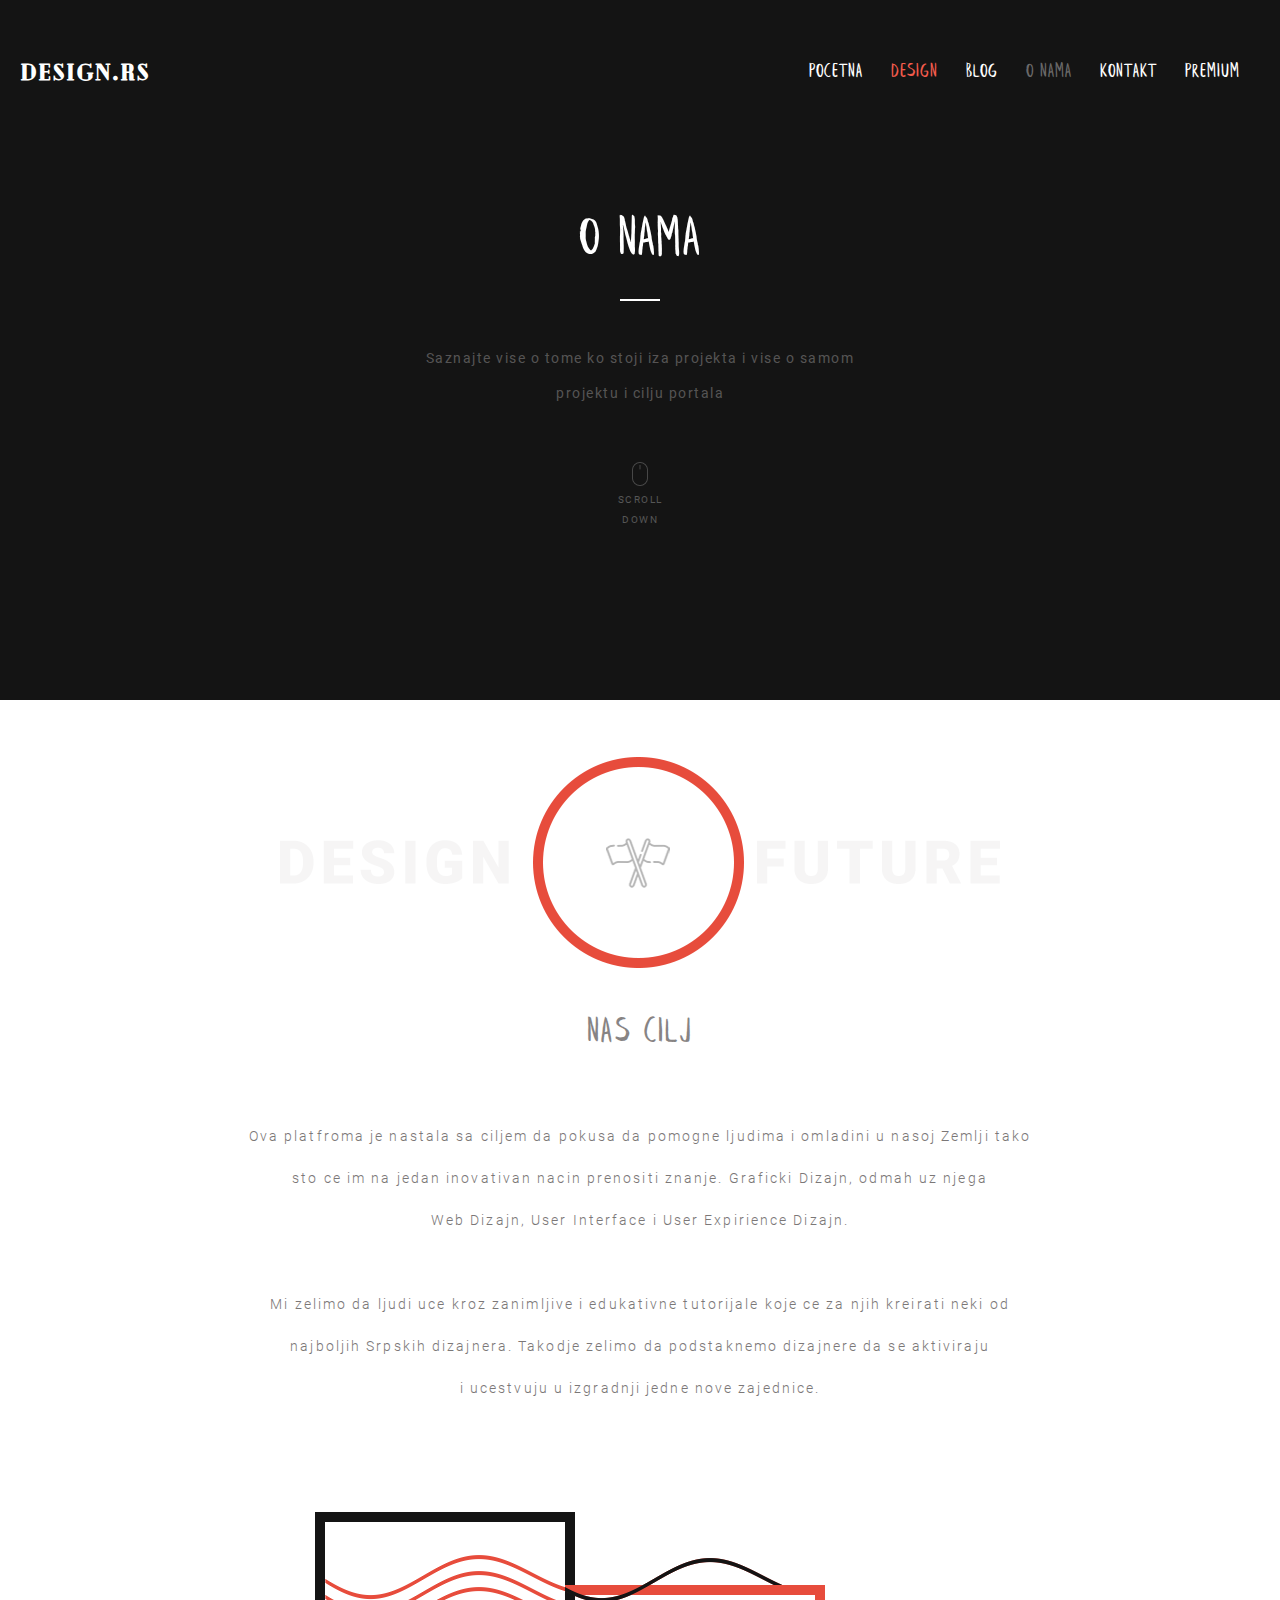
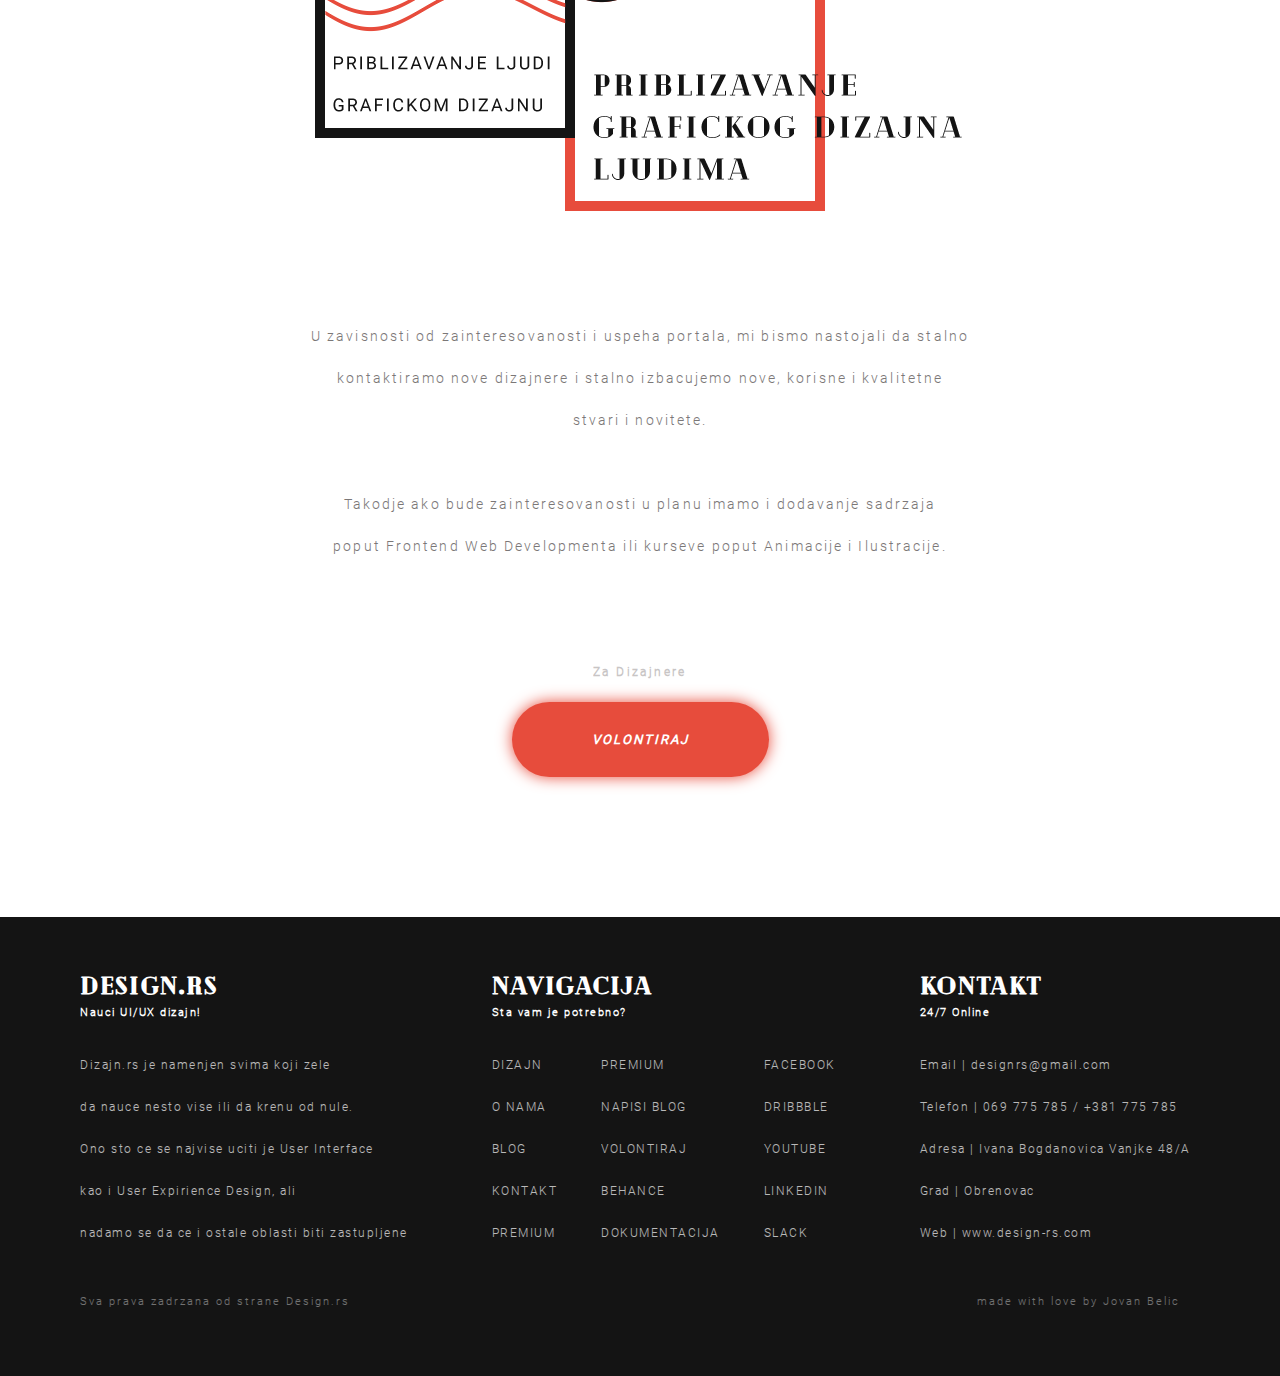
<file: onama.html>
<!DOCTYPE html>
<html>
<head>
	<title>Design.rs</title>
</head>
<body>
	<!-- linking -->
	<!-- <meta name="viewport" content="width=device-width, initial-scale=1"> -->
	<link rel="stylesheet" type="text/css" href="public/stylesheets/onama.css">
	<!--<link rel="stylesheet" type="text/css" href="public/stylesheets/animate.css"> -->
	<!-- body -->
	<div id="container">
		<div class="header-holder">
			<div class="header">
				<div class="navigation">
					<div class="logo animated fadeInDown">
						<h1 class="logo-name" id="home">DESIGN.RS</h1>
					</div><!-- end nav-bar -->
					<div class="nav-bar animated fadeInDown">
						<ul class="navigation-list">
							<li><a href="index.html" id="hover">POCETNA</a></li>
							<li><a href="design.html" id="design">DESIGN</a></li>
							<li><a href="#" id="hover">BLOG</a></li>
							<li><a href="#" id="active">O NAMA</a></li>
							<li><a href="kontakt.html" id="hover">KONTAKT</a></li>
							<li><a href="#" id="hover">PREMIUM</a></li>
						</ul><!-- end navigation list -->
					</div><!-- end nav-bar -->
				</div><!-- end navigation -->
				<div class="hero">
						<h1 class="title-advanture">O Nama</h1>
						<hr class="break">
						<h4 class="subtitle">Saznajte vise o tome ko stoji iza projekta i vise o samom <br>
						projektu i cilju portala</h4>
					<div class="scroll-down">
						<img src="public/images/scroll.png" class="scrolling">
						<p class="scroll-text">SCROLL<br>DOWN</p>
					</div><!-- end scroll-down -->					
				</div><!-- end hero -->	
			</div><!-- end header -->
		</div><!-- end header holder -->
		<div class="banner-holder">
			<div class="banner">
				<img src="public/images/about-banner.png">
				<h2>Nas Cilj</h2>
			</div><!-- banner -->
		</div><!-- end banner-holder -->
		<div class="text-section-1">
			<div class="section-1">
				<p>
					Ova platfroma je nastala sa ciljem da pokusa da pomogne ljudima i omladini u nasoj Zemlji tako <br> 
					sto ce im na jedan inovativan nacin prenositi znanje. Graficki Dizajn, odmah uz njega <br>
					Web Dizajn, User Interface i User Expirience Dizajn.<br>
					<br>
					Mi zelimo da ljudi uce kroz zanimljive i edukativne tutorijale koje ce za njih kreirati neki od <br>
					najboljih Srpskih dizajnera. Takodje zelimo da podstaknemo dizajnere da se aktiviraju <br>
					i ucestvuju u izgradnji jedne nove zajednice.
				</p>
				<img src="public/images/graphic-illustration.png" class="graphic-illustration">
				<p>
					U zavisnosti od zainteresovanosti i uspeha portala, mi bismo nastojali da stalno <br>
					kontaktiramo nove dizajnere i stalno izbacujemo nove, korisne i kvalitetne <br>
					stvari i novitete.<br>
					<br>
					Takodje ako bude zainteresovanosti u planu imamo i dodavanje sadrzaja <br>
					poput Frontend Web Developmenta ili kurseve poput Animacije i Ilustracije. <br>
				</p>
			</div><!-- end section-1 -->
		</div><!-- end text-section-1 -->	
		<div class="designers-holder">
			<div class="designers">
				<h5 class="desinger-sub">Za Dizajnere</h5>
				<button class="deisnger-work"><i>VOLONTIRAJ	</i></button>
			<!-- end designers -->
		</div><!-- end designers holder -->
		<div class="footer-holder">
			<div class="footer">
				<ul class="footer-sections">
					<li class="footer-component">
						<h1 class="component-title">DESIGN.RS</h1>
						<h3 class="component-sub">Nauci UI/UX dizajn!</h3>
						<p class="component-body">Dizajn.rs je namenjen svima koji zele<br>
							da nauce nesto vise ili da krenu od nule.<br>
							Ono sto ce se najvise uciti je User Interface<br> 
							kao i User Expirience Design, ali <br>
							nadamo se da ce i ostale oblasti biti zastupljene</p>
					</li><!-- end footer-component -->
					<li class="footer-component">
						<h1 class="component-title">Navigacija</h1>
						<h3 class="component-sub">Sta vam je potrebno?</h3>
						<p class="component-body"><a href="#">DIZAJN</a><br>
							<a href="#">O NAMA</a><br>
							<a href="#">BLOG</a><br> 
							<a href="kontakt.html">KONTAKT</a><br>
							<a href="#">PREMIUM</a></p>
						<p class="component-body col-2"><a href="#">PREMIUM</a><br>
							<a href="#">NAPISI BLOG</a><br>
							<a href="#">VOLONTIRAJ</a><br> 
							<a href="#">BEHANCE</a><br>
							<a href="#">DOKUMENTACIJA</a></p>
						<p class="component-body col-2"><a href="#">FACEBOOK</a><br>
							<a href="#">DRIBBBLE</a><br>
							<a href="#">YOUTUBE</a><br> 
							<a href="#">LINKEDIN</a><br>
							<a href="#">SLACK</a></p>									
					</li><!-- end footer-component -->
					<li class="footer-component">
						<h1 class="component-title fix">KONTAKT</h1>
						<h3 class="component-sub fix">24/7 Online</h3>
						<p class="component-body fix">Email  |  designrs@gmail.com <br>
							Telefon  |  069 775 785 / +381 775 785<br>
							Adresa  |  Ivana Bogdanovica Vanjke 48/A<br> 
							Grad  |  Obrenovac<br>
							Web | www.design-rs.com</p>
					</li><!-- end footer-component -->					
				</ul><!-- end footer-sections -->
				<p class="copyright">Sva prava zadrzana od strane Design.rs</p>
				<p class="copyright by-me">made with love by <span>Jovan Belic</span></p>
			</div><!-- end footer -->
		</div><!-- end footer-holder -->
	</div><!-- end container -->
</body>
</html>
</file>
<file: public/stylesheets/landing-page.css>
@font-face {
    font-family: Leafy;
    src: url(leafy.otf);
}

@font-face {
    font-family: Roboto-Black;
    src: url(Roboto-Black.ttf);
}

@font-face {
    font-family: Roboto-Regular;
    src: url(Roboto-Regular.ttf);
}

@font-face {
    font-family: Roboto-Light;
    src: url(Roboto-Light.ttf);
}

@font-face {
    font-family: Cheque;
    src: url(Cheque-Black.otf);
}

body,
html {
    width: 100%;
    height: 100%;
}

ul,
li {
	list-style-type: none;
}

a {
	text-decoration: none;
}

*{
	margin: 0px;
	padding: 0px;
}

#container {
	width: 100%;
	height: 4446px;
	background: white;
	overflow-x: hidden;
}

.header-holder {
	width: 100%;
	height: 776px;
	background: #141414;
}

.header {
	width: 1280px;
	height: 776px;
	background-image: url('../images/header-background.jpg');
	background-repeat: no-repeat;
	background-size: cover;
	margin: 0 auto;
}

.navigation {
	float: left;
	width: 100%;
	height: 143px;
}

.logo {
	float: left;
	width: 350px;
	height: 100%;
	line-height: 143px;
}

.logo-name {
	color: white;
	font-family: Cheque;
	font-size: 22px;
	letter-spacing: 2px;
	margin-left: 20px;
	cursor: pointer;
}

.nav-bar {
	float: right;
	width: 930px;
	height: 100%;
	text-align: right;
}

.nav-bar ul {
	list-style-type: none;
	float: right;
	width: 930px;
	height: 100%;
	line-height: 143px;
	margin-right: 40px;
}

.nav-bar ul>li {
	display: inline-block;
	margin-left: 24px;
}

.nav-bar ul>li>a {
	font-family: Leafy;
	color: white;
	font-size: 20px;
	letter-spacing: 1px;
	font-weight: initial;
	transition: .2s;
}

#active {
	color: #6a6969;
}

#design {
	color: #f25b4c;
}

#hover:hover {
	color: #6a6969;
	transition: .2s;
}

.hero {
	float: left;
	width: 100%;
	height: 400px;
}

.left {
	float: left;
	width: 665px;
	height: 100%;
}

.right {
	float: right;
	width: 615px;
	height: 100%;
	text-align: left;
}

.right h1 {
	color: white;
	font-family: Leafy;
	font-weight: initial;
	font-size: 56px;
	letter-spacing: 1pt;
	margin-top: 60px;
}

.right hr {
	width: 77px;
	height: 2px;
	background: white;
	border: none;
	margin: 31px 0px 31px 0px;
}

.right h4 {
	font-family: Leafy;
	color: #828080;
	font-weight: inherit;
	font-size: 24px;
	letter-spacing: 1.5px;
	opacity: .6;
	line-height: 160%;
	margin-bottom: 31px;
}

.subscribe:focus {outline:0;}
.subscribe {
	transition: .2s;
	width: 180px;
	height: 50px;
	background: white;
	border: none;
	color: #141414;
	font-family: Roboto-Black;
	cursor: pointer;
	letter-spacing: .8pt;
	-webkit-box-shadow: 0px 0px 13px 3px rgba(0,0,0,0.49);
	-moz-box-shadow: 0px 0px 13px 3px rgba(0,0,0,0.49);
	box-shadow: 0px 0px 13px 3px rgba(0,0,0,0.49);
	vertical-align: middle;
	display: inline-block;
}

.subscribe:hover {
	transition: .2s;
	background: none;
	border: 2px solid white;	
	color: white;
	font-size: 12px;
	box-shadow: none;
}

.help-button {
 	transition: .2s;
	color: #828080;
	font-family: Roboto-Regular;
	font-size: 12px;
	font-weight: initial;
	letter-spacing: .6pt;
	opacity: .5;
	vertical-align: middle;
	display: inline-block;
	cursor: pointer;
	margin-left: 20px;
}

.help-button:hover {
	color: white;
 	transition: .2s;
 	opacity: 1;
}

.scroll-down {
	float: left;
	width: 100%;
	height: 233px;
	text-align: center;
}

.scrolling {
	margin-top: 100px;
}

.scroll-down p {
	line-height: 20px;
	color: #565656;
	font-family: Roboto-Regular;
	font-size: 10px;
	letter-spacing: 1.5px;
}

.proccess-holder {
	width: 100%;
	height: 1131px;
}

.proccess {
	width: 1280px;
	height: 100%;
	margin: 0 auto;
}

.proccess_left {
	width: 535px;
	height: 100%;
	float: left;
}

.proccess_right {
	width: 745px;
	height: 100%;
	float: right;
}

.process-title {
	font-family: Roboto-Regular;
	font-size: 18px;
	color: #2e2d2d;
	letter-spacing: 2pt;
	margin-left: 145px;
}

.process-list {
	width: 100%;
	height: 750px;
}

.process-list li {
	width: 80%;
	height: 210px;
	margin-left: 50px;
}

.poly-1 {
	display: inline-block;
	vertical-align: middle;
}

.poly-title {
	display: inline-block;
	vertical-align: middle;
	margin-left: 30px;
	font-family: Roboto-Regular;
	font-size: 16px;
	letter-spacing: 2px;
	color: #323030;
}

.poly-paragraph {
	margin-left: 85px;
	margin-top: 10px;
	font-family: Roboto-Light;
	font-size: 15px;
	letter-spacing: 1px;
	line-height: 160%;
	opacity: .5;
}

.sketching {
	margin-top:	65px;
}

.ui-1 {
	margin-top: 221px;
}

.ui-2 {
	margin-top: -55px;
	margin-left: -111px;
}

.screen {
	display: inline-block;
	vertical-align: middle;
	-webkit-box-shadow: 0px 0px 10px 0px rgba(0,0,0,0.18);
	-moz-box-shadow: 0px 0px 10px 0px rgba(0,0,0,0.18);
	box-shadow: 0px 0px 10px 0px rgba(0,0,0,0.18);
}

.learn_img {
	display: inline-block;
	vertical-align: middle;
	margin-left: -415px;
	margin-top: 20px;
}

.learn_more:focus {outline:0;}
.learn_more {
	transition: .1s;
	width: 239px;
	height: 58px;
	background: #e74c3c;
	border: none;	
	display: inline-block;
	vertical-align: middle;
	margin-left: 250px;
	margin-top: 90px;
	cursor: pointer;
}

.btn_text { display: inline-block; vertical-align: middle; transition: .2s; }
.arrow { display: inline-block; vertical-align: middle; }

.btn_text {
	color: white;
	font-family: Roboto-Regular;
	font-size: 14px;
	margin-left: 130px;
}

.arrow { margin-left: 10px; }

.learn_more:hover > .btn_text {
	color: #e74c3c;
	transition: .2s;
	margin-left: 160px;	
}

.learn_more:hover {
	transition: .1s;
	background: none;
	border: 2px solid #e74c3c;
	-webkit-box-shadow: 0px 0px 10px 0px rgba(0,0,0,0.18);
	-moz-box-shadow: 0px 0px 10px 0px rgba(0,0,0,0.18);
	box-shadow: 0px 0px 10px 0px rgba(0,0,0,0.18);
}

.learn_more:hover > .arrow {
	display: none;
}

.about-holder {
	width: 100%;
	height: 790px;
	background: white;
}

.about {
	width: 1280px;
	height: 100%;
	margin: 0 auto;
	text-align: center;
}

.about_text_a {
	margin-top: 70px;
	font-family: Roboto-Light;
	font-size: 14px;
	letter-spacing: 1.6px;
	line-height: 350%;
}

.illustration {
	margin-top: 60px;
}

.about h5 {
	margin-top: 50px;
	font-family: Roboto-Light;
	font-size: 11px;
	opacity: .6;
}

.about span {
	opacity: 1;
	font-family: Roboto-Regular;
	font-size: 12px;
}

.two-sections-holder {
	width: 100%;
	height: 450px;
	background: #fff;
	margin-top: 110px;
}

.two-sections {
	width: 1280px;
	height: 100%;
	margin: 0 auto;
}

.left-section {
	float: left;
	width: 640px;
	height: 336px;
	background: #e74c3c;
	margin-top: 56px;
}

.right-section {
	float: right;
	width: 640px;
	height: 100%;
	background: white;
	-webkit-box-shadow: 0px 0px 10px 0px rgba(0,0,0,0.18);
	-moz-box-shadow: 0px 0px 10px 0px rgba(0,0,0,0.18);
	box-shadow: 0px 0px 10px 0px rgba(0,0,0,0.18);
}

.blog-pic {
	-webkit-box-shadow: 0px 0px 10px 0px rgba(0,0,0,0.18);
	-moz-box-shadow: 0px 0px 10px 0px rgba(0,0,0,0.18);
	box-shadow: 0px 0px 10px 0px rgba(0,0,0,0.48);
	margin-top: 45px;
	margin-left: 45px;
	vertical-align: middle;
	display: inline-block;
}

.blog-content {
	width: auto;
	height: 237px;
	vertical-align: middle;
	display: inline-block;
	margin-top: 50px;
	margin-left: 18px;
}

.blog-date {
	color: white;
	font-family: Roboto-Light;
	font-weight: initial;
	font-size: 12px;
	letter-spacing: .7px;
	opacity: .9;
}

.blog-title {
	color: white;
	font-family: Roboto-Regular;
	letter-spacing: 1.5pt;
	font-size: 13px;
	margin-top: 10px;
}

.blog-admin {
	font-family: Roboto-Regular;
	color: white;
	font-size: 10px;
	letter-spacing: .7pt;
	margin-top: 10px;
}

.blog-admin span {
	color: #7f2b22;
	font-family: Roboto-Black;
	opacity: .9;
}

.blog-text {
	font-family: Roboto-Light;
	color: #fff;
	font-size: 12px;
	letter-spacing: 1.5px;
	line-height: 170%;
	opacity: .9;
	margin-top: 10px;
}

.inputs-holder {
	width: 518px;
	height: 311px;
	margin: 0 auto;
	margin-top: 40px;
	text-align: center;
}

.contact {
	font-family: Roboto-Regular;
	color: #141414;
	letter-spacing: 1.2px;
	font-size: 12px;
	text-align: left;
}

.contact-sub {
	color: #535252;
	opacity: .7;
	font-family: Roboto-Light;
	font-size: 12px;
	letter-spacing: 1.2px;
	margin-top: 10px;
	text-align: left;
}

.input-box {
	margin-top: 30px;
	width: 237px;
	height: 60px;
	background: #eeeeee;
	border: none;
	border-bottom: 3px solid #d8d8d8;
	text-indent: 24px;
	border-top-left-radius: 7px;
	border-top-right-radius: 7px;
	font-family: Roboto-Regular;
	letter-spacing: 1.2px;
	font-size: 12px;
}

.email {
	margin-left: 40px;
}

.input-box:focus { outline: none; }

.input-box::-webkit-input-placeholder {
	text-indent: 24px;
	color: #535252;
	font-family: Roboto-Light;
	font-size: 11px;
	letter-spacing: 1.2px;
	opacity: .7;
}

.message {
	padding-top: 20px;
	padding-left: 20px;
	text-indent: 0;
	height: 120px;
	width: 498px;
	border-top-left-radius: 4px;
	border-top-right-radius: 4px;
	resize: none;
	line-height: 150%;
}

.message::-webkit-input-placeholder {text-indent: 0;}

.submit {
	transition: .2s;
	width: 151px;
	height: 52px;
	background: #141414;
	color: white;
	border: none;
	font-family: Roboto-Regular;
	font-weight: bold;
	font-size: 10px;
	letter-spacing: 2px;
	margin-top: 22px;
}

.submit:hover {
	transition: .2s;
	color: #141414;
	border: 2px solid #141414;
	background: none;
	cursor: pointer;
	font-size: 12px;
	font-family: Roboto-Black;
}

.submit:focus { outline: none; }

.blog-arrow {
	transition: .2s;
	float: right;
	cursor: pointer;
	margin-top: 10px;
}

.blog-arrow:hover {
	transition: .2s;
	margin-right: -12px;
}

.premium-holder {
	width: 100%;
	height: 338px;
	background: white;
	margin-top: 65px;
}

.premium {
	width: 1280px;
	height: 100%;
	margin: 0 auto;
	-webkit-box-shadow: 0px 0px 10px 0px rgba(0,0,0,0.18);
	-moz-box-shadow: 0px 0px 10px 0px rgba(0,0,0,0.18);
	box-shadow: 0px 0px 10px 0px rgba(0,0,0,0.08);
}

.offers {
	width: 100%;
	height: 100%;
	text-align: center;
}

.offers > li {
	display: inline-block;
}

.includes {
	transition: .2s;
	width: 320px;
	height: 100%;
	cursor: pointer;
}

.includes:hover{
	transition: .2s;
	-webkit-box-shadow: 0px 0px 10px 0px rgba(0,0,0,0.18);
	-moz-box-shadow: 0px 0px 10px 0px rgba(0,0,0,0.18);
	box-shadow: 0px 0px 10px 0px rgba(0,0,0,0.10);
}

.include-img, .include-title {
	display: inline-block;
	vertical-align: middle;
	text-align: left;
	font-family: Roboto-Regular;
	letter-spacing: 1.2px;
	font-size: 14px;
	line-height: 250%;
	color: #5b5b5b;
	margin-left: 15px;
	margin-top: 50px;
}

.include-text {
	color: #5b5b5b;
	font-family: Roboto-Regular;
	font-size: 13px;
	line-height: 300%;
	letter-spacing: 1.2px;
	margin-top: 35px;
	opacity: .7;
}

.buy-premium {
	transition: .2s;
	float: right;
	width: 103px;
	height: 51px;
	background: #e74c3c;
	border: none;
	color: white;
	font-family: Roboto-Black;
	font-size: 12px;
	letter-spacing: 1.5px;
	cursor: pointer;
	margin-top: 140px;
}

.buy-premium:hover {
	transition: .2s;
	border: 2px solid #e74c3c;
	border-right: none;
	background: none;
	color: #e74c3c;
}

.buy-premium:focus { outline: none; }

.designers-holder {
	width: 100%;
	height: 202px;
	background: white;
	margin-top: 5px;
}

.designers {
	width: 1280px;
	height: 100%;
	margin: 0 auto;
	text-align: center;
}

.deisnger-work {
	transition: .2s;
	width: 257px;
	height: 75px;
	border: none;
	background: #e74c3c;
	color: white;
	font-family: Roboto-Regular;
	font-weight: bold;
	font-size: 13px;
	letter-spacing: 2px;
	border-radius: 50px;
	box-shadow: 0px 0px 15px #e74c3c;
	cursor: pointer;
	margin-top: 23px;
	word-spacing: .5px;
}

.deisnger-work:focus { outline: none; }

.desinger-sub {
	font-family: Roboto-Light;
	font-size: 12px;
	letter-spacing: 2.4px;
	color: #a5a0a0;
	opacity: .6;
	margin-top: 55px;
}

.deisnger-work:hover {
	transition: .2s;
	color: #e74c3c;
	border: 2px solid #e74c3c;
	background: none;
	box-shadow: none;
}

.footer-holder {
	width: 100%;
	height: 459px;
	background: #141414;
}

.footer {
	width: 1280px;
	height: 100%;
	margin: 0 auto;
}

.footer-sections {
	width: 100%;
	height: 300px;
	display: inline-block;
	margin-top: 53px;
}

.footer-sections > li {
	display: inline-block;
}

.footer-component {
	width: auto;
	height: 100%;
	margin-left: 80px;
}

.component-title {
	font-family: Cheque;
	font-size: 24px;
	color: white;
	letter-spacing: 1.7px;
}

.component-sub {
	font-family: Roboto-Light;
	color: white;
	letter-spacing: 1.5px;
	font-size: 11px;
	margin-top: 7px;
}

.component-body {
	font-family: Roboto-Light;
	font-size: 12px;
	margin-top: 25px;
	color: white;
	line-height: 350%;
	letter-spacing: 1.5px;
	opacity: .7;
	display: inline-block;
	vertical-align: middle;
}

.component-body a {
	color: white;
}

.component-body a:hover {
	opacity: .5;
}

.col-2 {
	margin-left: 40px;
}

.copyright {
	color: white;
	float: left;
	margin-top: 25px;
	font-family: Roboto-Light;
	font-size: 11px;
	letter-spacing: 2px;
	opacity: .4;
	margin-left: 80px;
}

.by-me {
	float: right;
	margin-left: 0px;	
	margin-right: 100px;	
}

.by-me span {
	color: #e74c3c;
	font-family: Roboto-Black;
}
</file>
<file: public/stylesheets/design.css>
@font-face {
    font-family: Leafy;
    src: url(leafy.otf);
}

@font-face {
    font-family: Roboto-Black;
    src: url(Roboto-Black.ttf);
}

@font-face {
    font-family: Roboto-Regular;
    src: url(Roboto-Regular.ttf);
}

@font-face {
    font-family: Roboto-Light;
    src: url(Roboto-Light.ttf);
}

@font-face {
    font-family: Cheque;
    src: url(Cheque-Black.otf);
}

body,
html {
    width: 100%;
    height: 100%;
}

ul,
li {
	list-style-type: none;
}

a {
	text-decoration: none;
}

*{
	margin: 0px;
	padding: 0px;
}

#container {
	width: 100%;
	height: 3333px;
	background: white;
	overflow-x: hidden;
}

.header-holder {
	width: 100%;
	height: 800px;
	background: #141414;
}

.header {
	width: 1280px;
	height:100%;
	margin: 0 auto;
}

.navigation {
	float: left;
	width: 100%;
	height: 143px;
}

.logo {
	float: left;
	width: 350px;
	height: 100%;
	line-height: 143px;
}

.logo-name {
	color: white;
	font-family: Cheque;
	font-size: 22px;
	letter-spacing: 2px;
	margin-left: 20px;
	cursor: pointer;
}

.nav-bar {
	float: right;
	width: 930px;
	height: 100%;
	text-align: right;
}

.nav-bar ul {
	list-style-type: none;
	float: right;
	width: 930px;
	height: 100%;
	line-height: 143px;
	margin-right: 40px;
}

.nav-bar ul>li {
	display: inline-block;
	margin-left: 24px;
}

.nav-bar ul>li>a {
	font-family: Leafy;
	color: white;
	font-size: 20px;
	letter-spacing: 1px;
	font-weight: initial;
	transition: .2s;
}

#active {
	color: #6a6969;
}

#design {
	color: #f25b4c;
}

#hover:hover {
	color: #6a6969;
	transition: .2s;
}

.hero {
	float: left;
	width: 100%;
	height: 200px;
	text-align: center;
	margin-top: 50px;
}

.hero h1 {
	color: white;
	font-family: Leafy;
	font-weight: initial;
	font-size: 56px;
	letter-spacing: 1pt;
	margin-top: 20px;
}

.hero hr {
	width: 40px;
	height: 2px;
	background: white;
	border: none;
	margin: 0 auto;
	margin-top: 30px;
	margin-bottom: 10px;
}

.hero h4 {
	font-family: Roboto-Regular;
	color: #828080;
	font-weight: inherit;
	font-size: 14px;
	letter-spacing: 1.5px;
	opacity: .6;
	line-height: 250%;
	margin-bottom: 31px;
	margin-top: 40px;
}

.scroll-down {
	float: left;
	width: 100%;
	height: 133px;
	text-align: center;
}

.scrolling {
	margin-top: 20px;
}

.scroll-down p {
	line-height: 20px;
	color: #565656;
	font-family: Roboto-Regular;
	font-size: 10px;
	letter-spacing: 1.5px;
}

.screen-holder {
    margin-top: -200px;
    width: 100%;
    height: 850px;
}

.screens {
    margin: 0 auto;
    width: 786px;
    height: 850px;
    margin-top: -200px;
    background: #f25b4c;
    text-align: center;
}

.banner-holder {
    width: 100%;
    height: 908px;
    margin-top: -224px;
}

.banner {
    width: 1280px;
    height: 908px;
    margin: 0 auto;
    text-align: center;
}

.banner img {
    margin-left: 35px;
}

.proccess-holder {
	width: 100%;
	height: 700px;
	margin-top: 70px;
}

.proccess {
	width: 1280px;
	height: 100%;
	margin: 0 auto;
}

.proccess_left {
	width: 535px;
	height: 100%;
	float: left;
}

.proccess_right {
	width: 745px;
	height: 100%;
	float: right;
}

.process-title {
	font-family: Roboto-Regular;
	font-size: 18px;
	color: #2e2d2d;
	letter-spacing: 2pt;
	margin-left: 145px;
}

.process-list {
	width: 100%;
	height: 750px;
}

.process-list li {
	width: 80%;
	height: 210px;
	margin-left: 150px;
}

.poly-1 {
	display: inline-block;
	vertical-align: middle;
}

.poly-title {
	display: inline-block;
	vertical-align: middle;
	margin-left: 30px;
	font-family: Roboto-Regular;
	font-size: 16px;
	letter-spacing: 2px;
	color: #323030;
}

.poly-paragraph {
	margin-left: 85px;
	margin-top: 10px;
	font-family: Roboto-Light;
	font-size: 15px;
	letter-spacing: 1px;
	line-height: 160%;
	opacity: .5;
}

.learn_box {
	width: 547px;
	height: 447px;
	-webkit-box-shadow: 0px 0px 10px 0px rgba(0,0,0,0.18);
	-moz-box-shadow: 0px 0px 10px 0px rgba(0,0,0,0.18);
	box-shadow: 0px 0px 10px 0px rgba(0,0,0,0.18);
	margin-left: 50px;
	margin-top: 70px;
	text-align: center;
	font-family: Leafy;
}

.learn_box img {
	margin-top: 65px;	
}

.learn_box h1 {
	font-size: 36px;
	color: #656464;
	font-weight: 100;
	letter-spacing: 2.3px;
	margin-top: 15px;
}

.learn_box h2 {
	color: #b3b3b3;
	font-size: 26px;
	font-weight: 100;
	letter-spacing: 1.5px;
	margin-top: 10px;
}

.learn_box p {
	font-size: 18px;
	color: #b3b3b3;
	letter-spacing: 2.3px;
	opacity: .9;
	margin-top: 35px;
	font-weight: 100;
}

.nauci {
	transition: .5s;
	width: 166px;
	height: 53px;
	border-radius: 50px;
	border: none;
	background: #141414;
	color: white;
	font-family: Roboto-Regular;
	font-weight: bold;
	letter-spacing: 2.3px;
	font-size: 11px;
	cursor: pointer;
	margin-top: 35px;
	-webkit-box-shadow: 0px 0px 64px -17px rgba(0,0,0,0.75);
	-moz-box-shadow: 0px 0px 64px -17px rgba(0,0,0,0.75);
	box-shadow: 0px 0px 64px -17px rgba(0,0,0,0.75);
}

.nauci:hover {
	transition: .5s;
	background: white;
	border: 2px solid #141414;
	color: #141414;
	box-shadow: none;
}

.nauci:focus {outline: none;}


.premium-holder {
	width: 100%;
	height: 338px;
	background: white;
	margin-top: 25px;
}

.premium {
	width: 1280px;
	height: 100%;
	margin: 0 auto;
	-webkit-box-shadow: 0px 0px 10px 0px rgba(0,0,0,0.18);
	-moz-box-shadow: 0px 0px 10px 0px rgba(0,0,0,0.18);
	box-shadow: 0px 0px 10px 0px rgba(0,0,0,0.08);
}

.offers {
	width: 100%;
	height: 100%;
	text-align: center;
}

.offers > li {
	display: inline-block;
}

.includes {
	transition: .2s;
	width: 320px;
	height: 100%;
	cursor: pointer;
}

.includes:hover{
	transition: .2s;
	-webkit-box-shadow: 0px 0px 10px 0px rgba(0,0,0,0.18);
	-moz-box-shadow: 0px 0px 10px 0px rgba(0,0,0,0.18);
	box-shadow: 0px 0px 10px 0px rgba(0,0,0,0.10);
}

.include-img, .include-title {
	display: inline-block;
	vertical-align: middle;
	text-align: left;
	font-family: Roboto-Regular;
	letter-spacing: 1.2px;
	font-size: 14px;
	line-height: 250%;
	color: #5b5b5b;
	margin-left: 15px;
	margin-top: 50px;
}

.include-text {
	color: #5b5b5b;
	font-family: Roboto-Regular;
	font-size: 13px;
	line-height: 300%;
	letter-spacing: 1.2px;
	margin-top: 35px;
	opacity: .7;
}

.buy-premium {
	transition: .2s;
	float: right;
	width: 103px;
	height: 51px;
	background: #e74c3c;
	border: none;
	color: white;
	font-family: Roboto-Black;
	font-size: 12px;
	letter-spacing: 1.5px;
	cursor: pointer;
	margin-top: 140px;
}

.buy-premium:hover {
	transition: .2s;
	border: 2px solid #e74c3c;
	border-right: none;
	background: none;
	color: #e74c3c;
}

.buy-premium:focus { outline: none; }

.designers-holder {
	width: 100%;
	height: 202px;
	background: white;
	margin-top: 5px;
}

.designers {
	width: 1280px;
	height: 100%;
	margin: 0 auto;
	text-align: center;
}

.deisnger-work {
	transition: .2s;
	width: 257px;
	height: 75px;
	border: none;
	background: #e74c3c;
	color: white;
	font-family: Roboto-Regular;
	font-weight: bold;
	font-size: 13px;
	letter-spacing: 2px;
	border-radius: 50px;
	box-shadow: 0px 0px 15px #e74c3c;
	cursor: pointer;
	margin-top: 23px;
	word-spacing: .5px;
}

.deisnger-work:focus { outline: none; }

.desinger-sub {
	font-family: Roboto-Light;
	font-size: 12px;
	letter-spacing: 2.4px;
	color: #a5a0a0;
	opacity: .6;
	margin-top: 55px;
}

.deisnger-work:hover {
	transition: .2s;
	color: #e74c3c;
	border: 2px solid #e74c3c;
	background: none;
	box-shadow: none;
}

.footer-holder {
	width: 100%;
	height: 459px;
	background: #141414;
}

.footer {
	width: 1280px;
	height: 100%;
	margin: 0 auto;
}

.footer-sections {
	width: 100%;
	height: 300px;
	display: inline-block;
	margin-top: 53px;
}

.footer-sections > li {
	display: inline-block;
}

.footer-component {
	width: auto;
	height: 100%;
	margin-left: 80px;
}

.component-title {
	font-family: Cheque;
	font-size: 24px;
	color: white;
	letter-spacing: 1.7px;
}

.component-sub {
	font-family: Roboto-Light;
	color: white;
	letter-spacing: 1.5px;
	font-size: 11px;
	margin-top: 7px;
}

.component-body {
	font-family: Roboto-Light;
	font-size: 12px;
	margin-top: 25px;
	color: white;
	line-height: 350%;
	letter-spacing: 1.5px;
	opacity: .7;
	display: inline-block;
	vertical-align: middle;
}

.component-body a {
	color: white;
}

.component-body a:hover {
	opacity: .5;
}

.col-2 {
	margin-left: 40px;
}

.copyright {
	color: white;
	float: left;
	margin-top: 25px;
	font-family: Roboto-Light;
	font-size: 11px;
	letter-spacing: 2px;
	opacity: .4;
	margin-left: 80px;
}

.by-me {
	float: right;
	margin-left: 0px;	
	margin-right: 100px;	
}

.by-me span {
	color: #e74c3c;
	font-family: Roboto-Black;
}
</file>
<file: public/stylesheets/kontakt.css>
@font-face {
    font-family: Leafy;
    src: url(leafy.otf);
}

@font-face {
    font-family: Roboto-Black;
    src: url(Roboto-Black.ttf);
}

@font-face {
    font-family: Roboto-Regular;
    src: url(Roboto-Regular.ttf);
}

@font-face {
    font-family: Roboto-Light;
    src: url(Roboto-Light.ttf);
}

@font-face {
    font-family: Cheque;
    src: url(Cheque-Black.otf);
}

body,
html {
    width: 100%;
    height: 100%;
}

ul,
li {
	list-style-type: none;
}

a {
	text-decoration: none;
}

*{
	margin: 0px;
	padding: 0px;
}

#container {
	width: 100%;
	height: 2454px;
	background: white;
	overflow-x: hidden;
}

.header-holder {
	width: 100%;
	height: 670px;
	background: #141414;
}

.header {
	width: 1280px;
	height:670px;
	margin: 0 auto;
}

.navigation {
	float: left;
	width: 100%;
	height: 143px;
}

.logo {
	float: left;
	width: 350px;
	height: 100%;
	line-height: 143px;
}

.logo-name {
	color: white;
	font-family: Cheque;
	font-size: 22px;
	letter-spacing: 2px;
	margin-left: 20px;
	cursor: pointer;
}

.nav-bar {
	float: right;
	width: 930px;
	height: 100%;
	text-align: right;
}

.nav-bar ul {
	list-style-type: none;
	float: right;
	width: 930px;
	height: 100%;
	line-height: 143px;
	margin-right: 40px;
}

.nav-bar ul>li {
	display: inline-block;
	margin-left: 24px;
}

.nav-bar ul>li>a {
	font-family: Leafy;
	color: white;
	font-size: 20px;
	letter-spacing: 1px;
	font-weight: initial;
	transition: .2s;
}

#active {
	color: #6a6969;
}

#design {
	color: #f25b4c;
}

#hover:hover {
	color: #6a6969;
	transition: .2s;
}

.hero {
	float: left;
	width: 100%;
	height: 200px;
	text-align: center;
	margin-top: 50px;
}

.hero h1 {
	color: white;
	font-family: Leafy;
	font-weight: initial;
	font-size: 56px;
	letter-spacing: 1pt;
	margin-top: 20px;
}

.hero hr {
	width: 40px;
	height: 2px;
	background: white;
	border: none;
	margin: 0 auto;
	margin-top: 30px;
	margin-bottom: 10px;
}

.hero h4 {
	font-family: Roboto-Regular;
	color: #828080;
	font-weight: inherit;
	font-size: 14px;
	letter-spacing: 1.5px;
	opacity: .6;
	line-height: 250%;
	margin-bottom: 31px;
	margin-top: 20px;
}

.subscribe:focus {outline:0;}
.subscribe {
	transition: .2s;
	width: 180px;
	height: 50px;
	background: white;
	border: none;
	color: #141414;
	font-family: Roboto-Black;
	cursor: pointer;
	letter-spacing: .8pt;
	-webkit-box-shadow: 0px 0px 13px 3px rgba(0,0,0,0.49);
	-moz-box-shadow: 0px 0px 13px 3px rgba(0,0,0,0.49);
	box-shadow: 0px 0px 13px 3px rgba(0,0,0,0.49);
	vertical-align: middle;
	display: inline-block;

}
.subscribe:hover {
	transition: .2s;
	background: none;
	border: 2px solid white;	
	color: white;
	font-size: 12px;
	box-shadow: none;
}

.help-button {
 	transition: .2s;
	color: #828080;
	font-family: Roboto-Regular;
	font-size: 12px;
	font-weight: initial;
	letter-spacing: .6pt;
	opacity: .5;
	vertical-align: middle;
	display: inline-block;
	cursor: pointer;
	margin-left: 20px;
}

.help-button:hover {
	color: white;
 	transition: .2s;
 	opacity: 1;
}

.contact-holder {
	width: 100%;
	height: 500px;
	margin-top: -227px;
}

.right-section {
	margin: 0 auto;
	width: 640px;
	height: 450px;
	background: white;
	-webkit-box-shadow: 0px 0px 10px 0px rgba(0,0,0,0.18);
	-moz-box-shadow: 0px 0px 10px 0px rgba(0,0,0,0.18);
	box-shadow: 0px 0px 10px 0px rgba(0,0,0,0.18);
}

.poruka {
	width: 147px;
	height: 54px;
	border: none;
	background: #e74c3c;
	color: white;
	font-family: Roboto-Regular;
	font-weight: bold;
	font-size: 10px;
	letter-spacing: 2.2px;
	border-radius: 50px;
	box-shadow: 0px 0px 12px #e74c3c;
	cursor: pointer;
	word-spacing: .5px;
	float: left;
	margin-top: -27px;
	margin-left: 50px;
}

.poruka:focus { outline: none;  }

.form {
	width: 517px;
	height: 324px;
	float: left;
	margin-top: 26px;
	margin-left: 50px;
	text-align: center;
}

.poruka-subtitle {
	font-family: Roboto-Light;
	font-size: 12px;
	color: #535252;
	letter-spacing: 1.2px;
	opacity: .7;
	text-align: left;
	margin-left: 11px;
}

.input-box {
	margin-top: 30px;
	width: 237px;
	height: 60px;
	background: #eeeeee;
	border: none;
	border-bottom: 3px solid #d8d8d8;
	text-indent: 24px;
	border-top-left-radius: 7px;
	border-top-right-radius: 7px;
	font-family: Roboto-Regular;
	letter-spacing: 1.2px;
	font-size: 12px;
}

.input-box:focus { outline: none; }

.input-box::-webkit-input-placeholder {
	text-indent: 24px;
	color: #535252;
	font-family: Roboto-Light;
	font-size: 11px;
	letter-spacing: 1.2px;
	opacity: .7;
}

.email {
	margin-left: 20px;
}

.message {
	padding-top: 20px;
	padding-left: 20px;
	text-indent: 0;
	height: 120px;
	width: 477px;
	border-top-left-radius: 4px;
	border-top-right-radius: 4px;
	resize: none;
	line-height: 150%;
}

.message::-webkit-input-placeholder {text-indent: 0;}

.submit {
	transition: .2s;
	width: 151px;
	height: 52px;
	background: #141414;
	color: white;
	border: none;
	font-family: Roboto-Regular;
	font-weight: bold;
	font-size: 10px;
	letter-spacing: 2px;
	margin-top: 22px;
}

.submit:hover {
	transition: .2s;
	color: #141414;
	border: 2px solid #141414;
	background: none;
	cursor: pointer;
	font-size: 12px;
	font-family: Roboto-Black;
}

.submit:focus { outline: none; }

.support-text-holder {
	width: 100%;
	height: 230px;
	margin-top: 30px;
}

.support-text {
	width: 1280px;
	height: 100%;
	text-align: center;
	margin: 0 auto;
}

.support-text p {
	font-family: Roboto-Regular;
	font-size: 13px;
	color: #5b5a5a;
	letter-spacing: 1.3px;
	line-height: 400%;
	opacity: .8;
}

.podrska-holder {
	width: 100%;
	height: 515px;
}

.podrska {
	width: 1280px;
	height: 100%;
	margin: 0 auto;
	text-align: center;
}

.podrska h1 {
	font-family: Leafy;
	font-weight: 100;
	color: #5b5a5a;
	font-size: 50px;	
	display: inline-block;
	vertical-align: middle;
}

.podrska span {
	font-family: Roboto-Regular;
	font-size: 70px;
	color: #ebebeb;
	padding-right: 15px;
	padding-left: 15px;
	display: inline-block;
	vertical-align: middle;
}

.podrska img {
	margin-left: -40px;
}

.card-holder {
	width: 100%;
	height: 320px;
	margin-top: 100px;	
}

.card {
	width: 350px;
	height: 100%;
	-webkit-box-shadow: 0px 0px 10px 0px rgba(0,0,0,0.15);
	-moz-box-shadow: 0px 0px 10px 0px rgba(0,0,0,0.15);
	box-shadow: 0px 0px 10px 0px rgba(0,0,0,0.15);
	display: inline-block;
	vertical-align: middle;
	margin-left: 26px;
	text-align: center;
}

.first {
	margin-left: 0px;
}

.card img {
	margin: auto;
	margin-top: 57px;
}

.card h4 {
	font-family: Roboto-Light;
	font-size: 16px;
	color: #636060;
	opacity: .6;
	letter-spacing: 1.4px;
	margin-top: 37px;
}

.card h3 {
	font-family: Roboto-Regular;
	font-size: 15px;
	color: #636060;
	opacity: .7;
	letter-spacing: 1.4px;	
	margin-top: 28px;
}

.second img {
	margin-top: 70px;
}

.third h4 {
	margin-top: 28px;
}

.footer-holder {
	width: 100%;
	height: 459px;
	background: #141414;
}

.footer {
	width: 1280px;
	height: 100%;
	margin: 0 auto;
}

.footer-sections {
	width: 100%;
	height: 300px;
	display: inline-block;
	margin-top: 53px;
}

.footer-sections > li {
	display: inline-block;
}

.footer-component {
	width: auto;
	height: 100%;
	margin-left: 80px;
}

.component-title {
	font-family: Cheque;
	font-size: 24px;
	color: white;
	letter-spacing: 1.7px;
}

.component-sub {
	font-family: Roboto-Light;
	color: white;
	letter-spacing: 1.5px;
	font-size: 11px;
	margin-top: 7px;
}

.component-body {
	font-family: Roboto-Light;
	font-size: 12px;
	margin-top: 25px;
	color: white;
	line-height: 350%;
	letter-spacing: 1.5px;
	opacity: .7;
	display: inline-block;
	vertical-align: middle;
}

.component-body a {
	color: white;
}

.component-body a:hover {
	opacity: .5;
}

.col-2 {
	margin-left: 40px;
}

.copyright {
	color: white;
	float: left;
	margin-top: 25px;
	font-family: Roboto-Light;
	font-size: 11px;
	letter-spacing: 2px;
	opacity: .4;
	margin-left: 80px;
}

.by-me {
	float: right;
	margin-left: 0px;	
	margin-right: 100px;	
}

.by-me span {
	color: #e74c3c;
	font-family: Roboto-Black;
}


.designers-holder {
	width: 100%;
	height: 222px;
	background: white;
	margin-top: 5px;
}

.designers {
	width: 1280px;
	height: 100%;
	margin: 0 auto;
	text-align: center;
}

.deisnger-work {
	transition: .2s;
	width: 257px;
	height: 75px;
	border: none;
	background: #e74c3c;
	color: white;
	font-family: Roboto-Regular;
	font-weight: bold;
	font-size: 13px;
	letter-spacing: 2px;
	border-radius: 50px;
	box-shadow: 0px 0px 15px #e74c3c;
	cursor: pointer;
	margin-top: 23px;
	word-spacing: .5px;
}

.deisnger-work:focus { outline: none; }

.desinger-sub {
	font-family: Roboto-Light;
	font-size: 12px;
	letter-spacing: 2.4px;
	color: #c0b3b3;
	opacity: .6;
	margin-top: 55px;
}

.deisnger-work:hover {
	transition: .2s;
	color: #e74c3c;
	border: 2px solid #e74c3c;
	background: none;
	box-shadow: none;
}
</file>
<file: public/stylesheets/onama.css>
@font-face {
    font-family: Leafy;
    src: url(leafy.otf);
}

@font-face {
    font-family: Roboto-Black;
    src: url(Roboto-Black.ttf);
}

@font-face {
    font-family: Roboto-Regular;
    src: url(Roboto-Regular.ttf);
}

@font-face {
    font-family: Roboto-Light;
    src: url(Roboto-Light.ttf);
}

@font-face {
    font-family: Cheque;
    src: url(Cheque-Black.otf);
}

body,
html {
    width: 100%;
    height: 100%;
}

ul,
li {
	list-style-type: none;
}

a {
	text-decoration: none;
}

*{
	margin: 0px;
	padding: 0px;
}

#container {
	width: 100%;
	height: 2976px;
	background: white;
	overflow-x: hidden;
}

.header-holder {
	width: 100%;
	height: 700px;
	background: #141414;
}

.header {
	width: 1280px;
	height: 100%;
	margin: 0 auto;
}

.navigation {
	float: left;
	width: 100%;
	height: 143px;
}

.logo {
	float: left;
	width: 350px;
	height: 100%;
	line-height: 143px;
}

.logo-name {
	color: white;
	font-family: Cheque;
	font-size: 22px;
	letter-spacing: 2px;
	margin-left: 20px;
	cursor: pointer;
}

.nav-bar {
	float: right;
	width: 930px;
	height: 100%;
	text-align: right;
}

.nav-bar ul {
	list-style-type: none;
	float: right;
	width: 930px;
	height: 100%;
	line-height: 143px;
	margin-right: 40px;
}

.nav-bar ul>li {
	display: inline-block;
	margin-left: 24px;
}

.nav-bar ul>li>a {
	font-family: Leafy;
	color: white;
	font-size: 20px;
	letter-spacing: 1px;
	font-weight: initial;
	transition: .2s;
}

#active {
	color: #6a6969;
}

#design {
	color: #f25b4c;
}

#hover:hover {
	color: #6a6969;
	transition: .2s;
}

.hero {
	float: left;
	width: 100%;
	height: 200px;
	text-align: center;
	margin-top: 50px;
}

.hero h1 {
	color: white;
	font-family: Leafy;
	font-weight: initial;
	font-size: 56px;
	letter-spacing: 1pt;
	margin-top: 20px;
}

.hero hr {
	width: 40px;
	height: 2px;
	background: white;
	border: none;
	margin: 0 auto;
	margin-top: 30px;
	margin-bottom: 10px;
}

.hero h4 {
	font-family: Roboto-Regular;
	color: #828080;
	font-weight: inherit;
	font-size: 14px;
	letter-spacing: 1.5px;
	opacity: .6;
	line-height: 250%;
	margin-bottom: 31px;
	margin-top: 40px;
}

.scroll-down {
	float: left;
	width: 100%;
	height: 133px;
	text-align: center;
}

.scrolling {
	margin-top: 20px;
}

.scroll-down p {
	line-height: 20px;
	color: #565656;
	font-family: Roboto-Regular;
	font-size: 10px;
	letter-spacing: 1.5px;
}

.banner-holder {
	width: 100%;
	height: 375px;
}

.banner {
	width: 1280px;
	height: 100%;
	margin: 0 auto;
	text-align: center;
}

.banner img {
	padding-top: 57px;
}

.banner h2 {
	font-size: 36px;
	font-family: Leafy;
	color: #7b7777;
	letter-spacing: 2.2px;
	font-weight: 100;
	margin-top: 42px;
	opacity: .9;
}

.text-section-1 {
	width: 100%;
	height: 1095px;
}

.section-1 {
	width: 1280px;
	height: 100%;
	margin: 0 auto;
	text-align: center;
}

.section-1 p {
	font-family: Roboto-Light;
	font-size: 14px;
	color: #7b7777;	
	letter-spacing: 2.1px;
	line-height: 300%;
	margin-top: 40px;
}

.graphic-illustration {
	margin-top: 100px;
}

.section-1 p:last-child {
	margin-top: 100px;
}

.designers-holder {
	width: 100%;
	height: 202px;
	background: white;
	margin-top: 5px;
}

.designers {
	width: 1280px;
	height: 100%;
	margin: 0 auto;
	text-align: center;
}

.deisnger-work {
	transition: .2s;
	width: 257px;
	height: 75px;
	border: none;
	background: #e74c3c;
	color: white;
	font-family: Roboto-Regular;
	font-weight: bold;
	font-size: 13px;
	letter-spacing: 2px;
	border-radius: 50px;
	box-shadow: 0px 0px 15px #e74c3c;
	cursor: pointer;
	margin-top: 23px;
	word-spacing: .5px;
}

.deisnger-work:focus { outline: none; }

.desinger-sub {
	font-family: Roboto-Light;
	font-size: 12px;
	letter-spacing: 2.4px;
	color: #a5a0a0;
	opacity: .6;
	margin-top: 55px;
}

.deisnger-work:hover {
	transition: .2s;
	color: #e74c3c;
	border: 2px solid #e74c3c;
	background: none;
	box-shadow: none;
}

.footer-holder {
	width: 100%;
	height: 459px;
	background: #141414;
	margin-top: 50px;
}

.footer {
	width: 1280px;
	height: 100%;
	margin: 0 auto;
}

.footer-sections {
	width: 100%;
	height: 300px;
	display: inline-block;
	margin-top: 53px;
}

.footer-sections > li {
	display: inline-block;
}

.footer-component {
	width: auto;
	height: 100%;
	margin-left: 80px;
}

.component-title {
	font-family: Cheque;
	font-size: 24px;
	color: white;
	letter-spacing: 1.7px;
}

.component-sub {
	font-family: Roboto-Light;
	color: white;
	letter-spacing: 1.5px;
	font-size: 11px;
	margin-top: 7px;
}

.component-body {
	font-family: Roboto-Light;
	font-size: 12px;
	margin-top: 25px;
	color: white;
	line-height: 350%;
	letter-spacing: 1.5px;
	opacity: .7;
	display: inline-block;
	vertical-align: middle;
}

.component-body a {
	color: white;
}

.component-body a:hover {
	opacity: .5;
}

.col-2 {
	margin-left: 40px;
}

.copyright {
	color: white;
	float: left;
	margin-top: 25px;
	font-family: Roboto-Light;
	font-size: 11px;
	letter-spacing: 2px;
	opacity: .4;
	margin-left: 80px;
}

.by-me {
	float: right;
	margin-left: 0px;	
	margin-right: 100px;	
}

.by-me span {
	color: #e74c3
</file>
